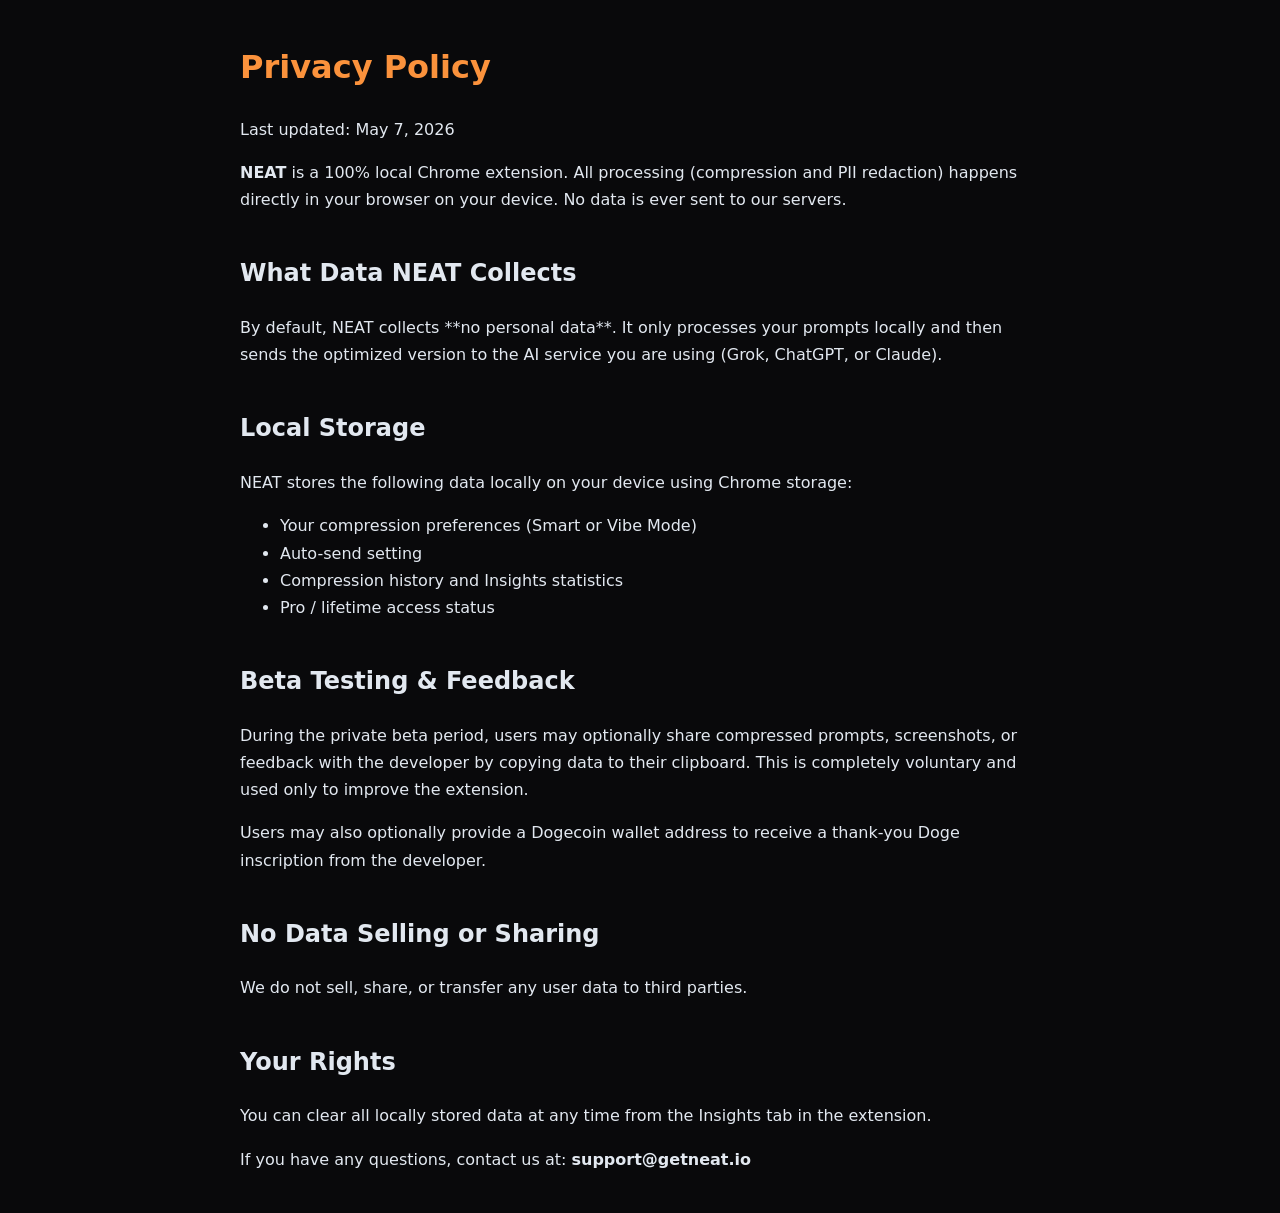
<file: privacy/index.html>
<!DOCTYPE html>
<html lang="en">
<head>
    <meta charset="UTF-8">
    <meta name="viewport" content="width=device-width, initial-scale=1.0">
    <title>Privacy Policy • NEAT</title>
    <style>
        body { font-family: 'Inter', system-ui, sans-serif; max-width: 800px; margin: 40px auto; padding: 0 20px; line-height: 1.7; color: #e2e8f0; background: #09090b; }
        h1 { color: #fb923c; }
        h2 { margin-top: 2.5rem; }
        ul { margin-bottom: 1.5rem; }
    </style>
</head>
<body>

<h1>Privacy Policy</h1>
<p>Last updated: May 7, 2026</p>

<p><strong>NEAT</strong> is a 100% local Chrome extension. All processing (compression and PII redaction) happens directly in your browser on your device. No data is ever sent to our servers.</p>

<h2>What Data NEAT Collects</h2>
<p>By default, NEAT collects **no personal data**. It only processes your prompts locally and then sends the optimized version to the AI service you are using (Grok, ChatGPT, or Claude).</p>

<h2>Local Storage</h2>
<p>NEAT stores the following data locally on your device using Chrome storage:</p>
<ul>
    <li>Your compression preferences (Smart or Vibe Mode)</li>
    <li>Auto-send setting</li>
    <li>Compression history and Insights statistics</li>
    <li>Pro / lifetime access status</li>
</ul>

<h2>Beta Testing & Feedback</h2>
<p>During the private beta period, users may optionally share compressed prompts, screenshots, or feedback with the developer by copying data to their clipboard. This is completely voluntary and used only to improve the extension.</p>

<p>Users may also optionally provide a Dogecoin wallet address to receive a thank-you Doge inscription from the developer.</p>

<h2>No Data Selling or Sharing</h2>
<p>We do not sell, share, or transfer any user data to third parties.</p>

<h2>Your Rights</h2>
<p>You can clear all locally stored data at any time from the Insights tab in the extension.</p>

<p>If you have any questions, contact us at: <strong>support@getneat.io</strong></p>

</body>
</html>
</file>
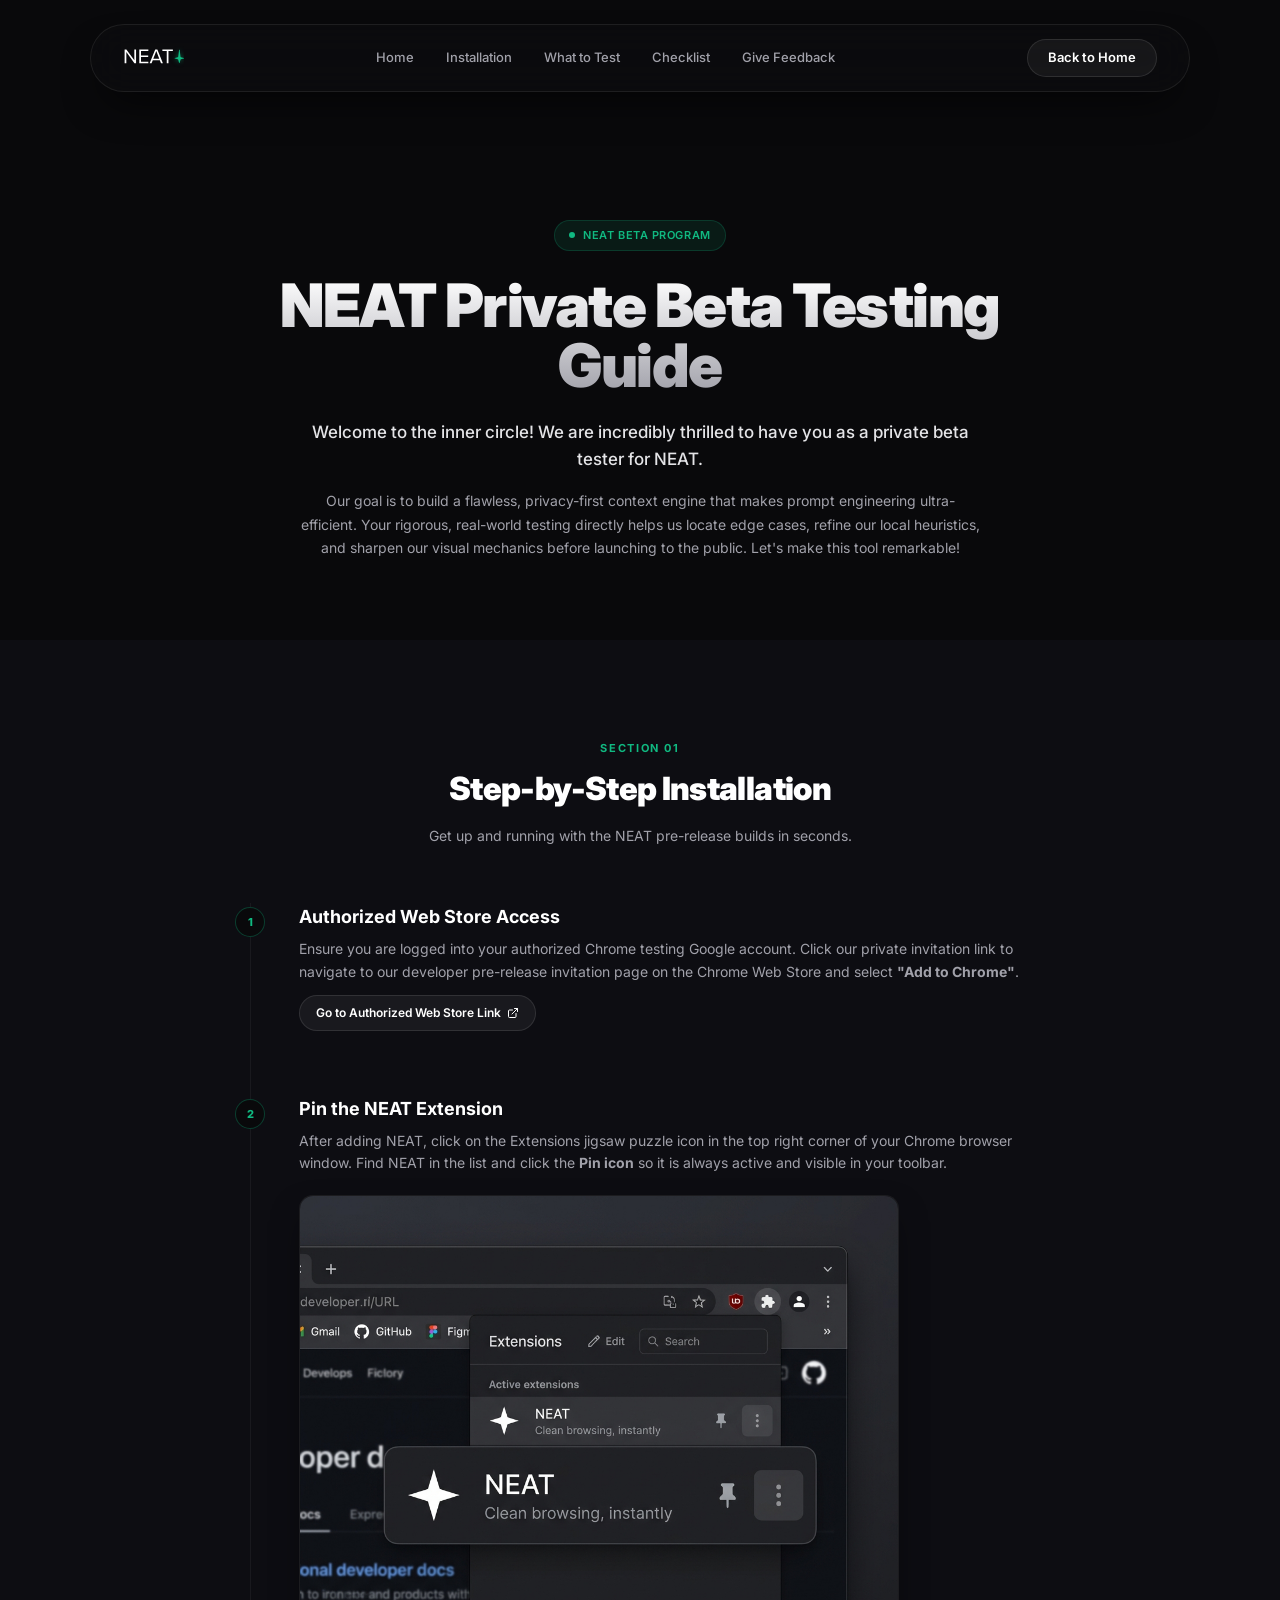
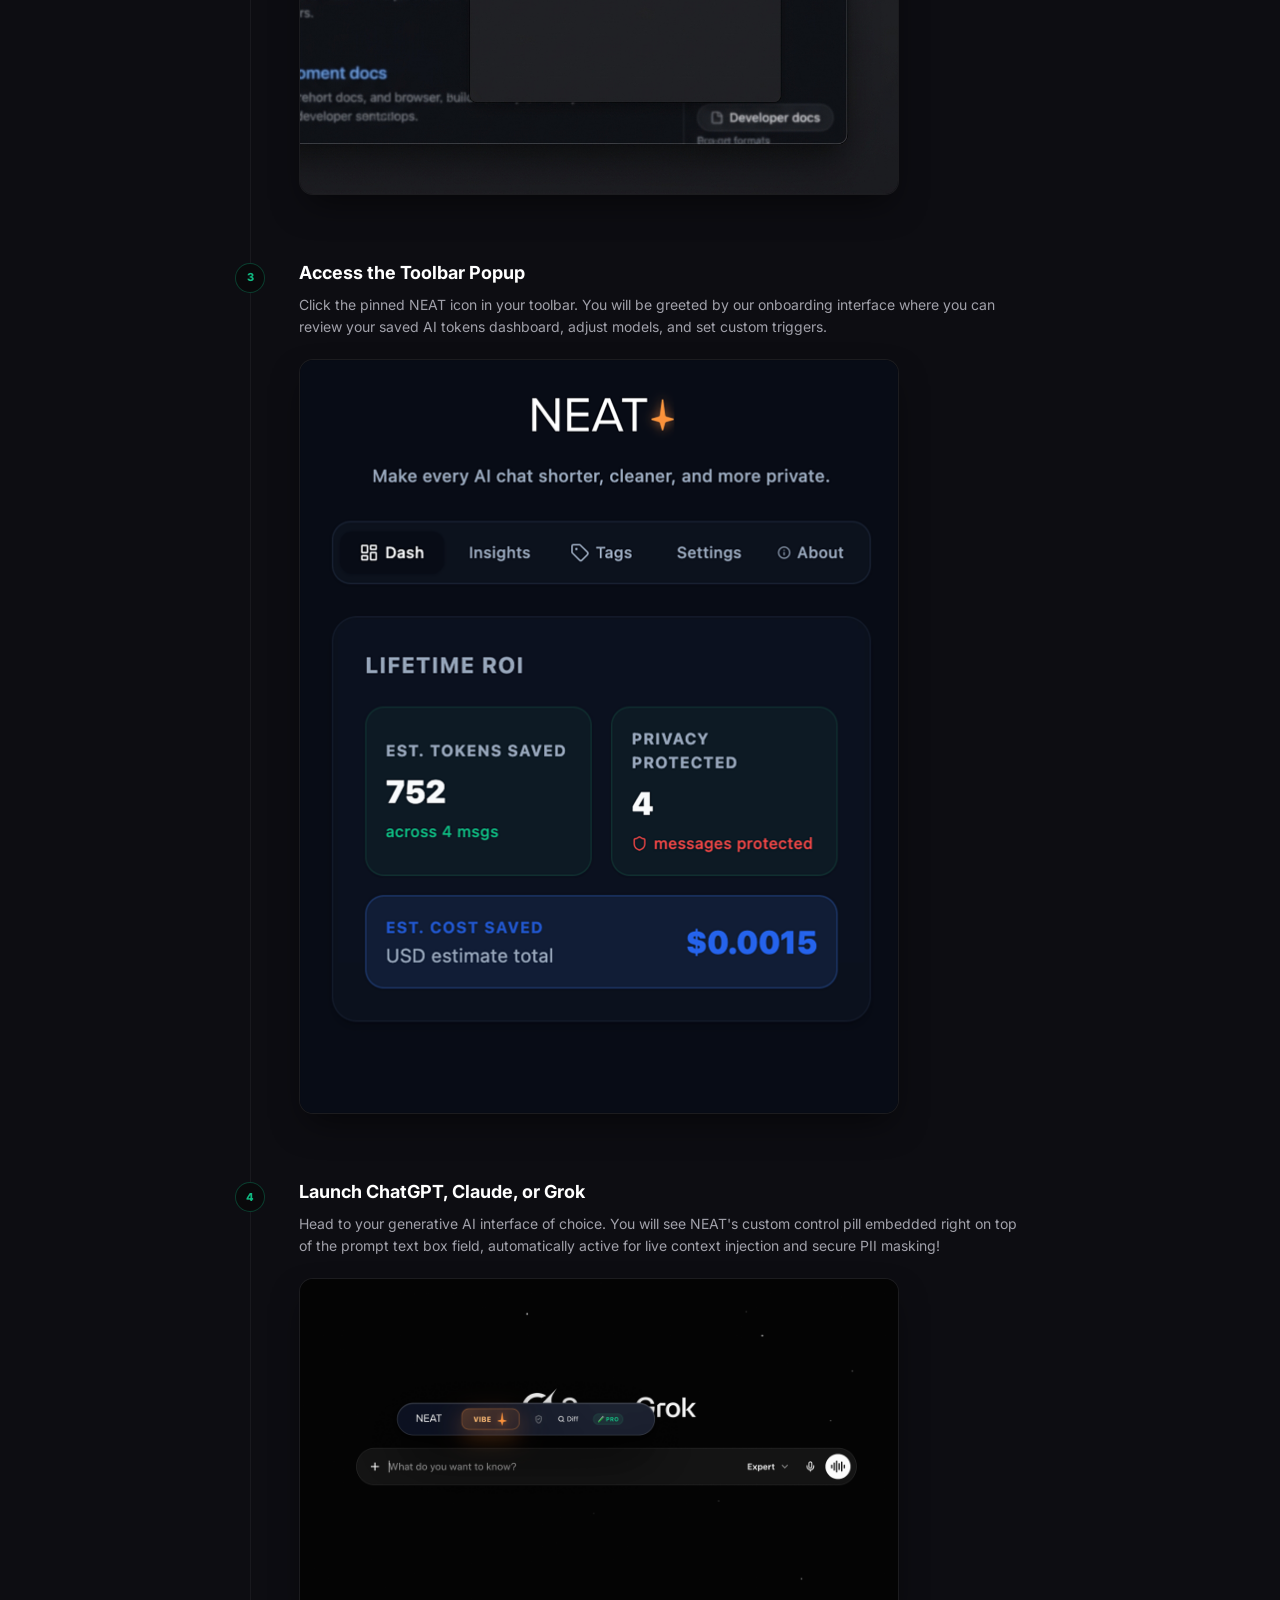
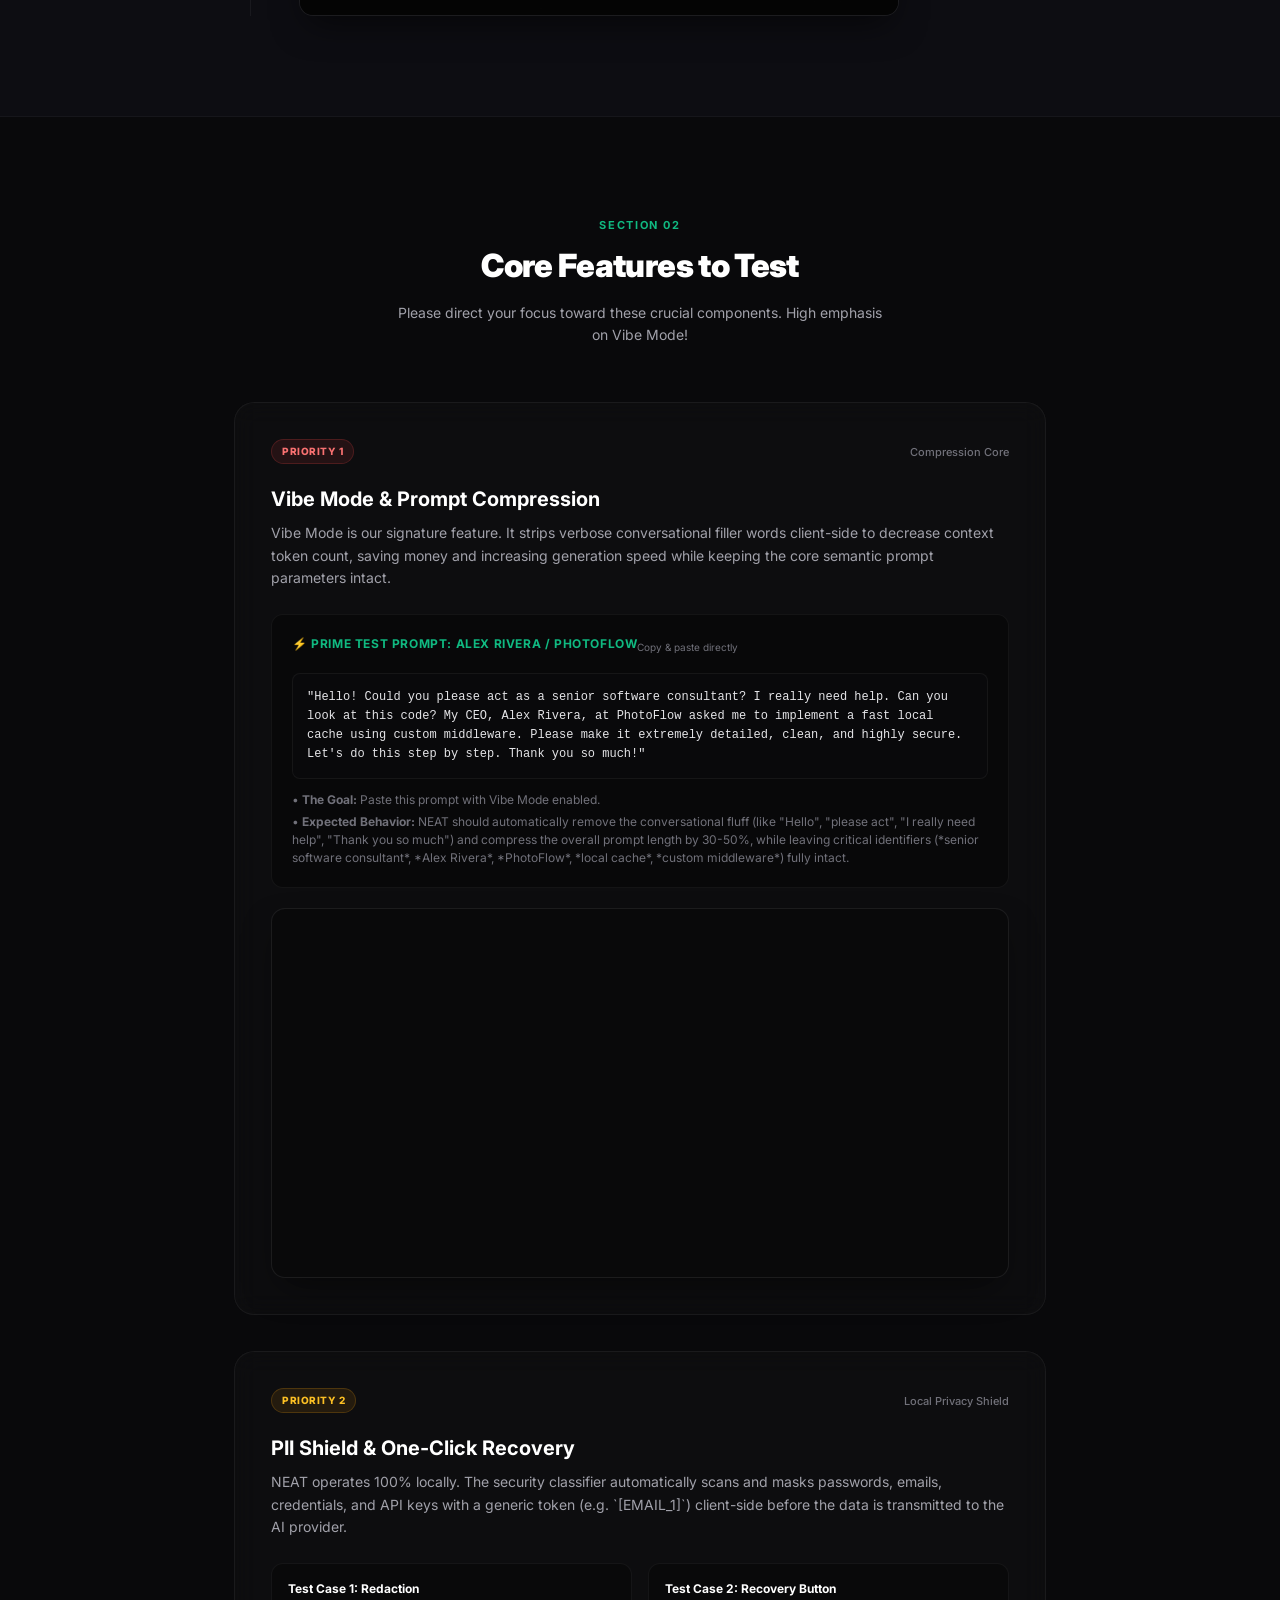
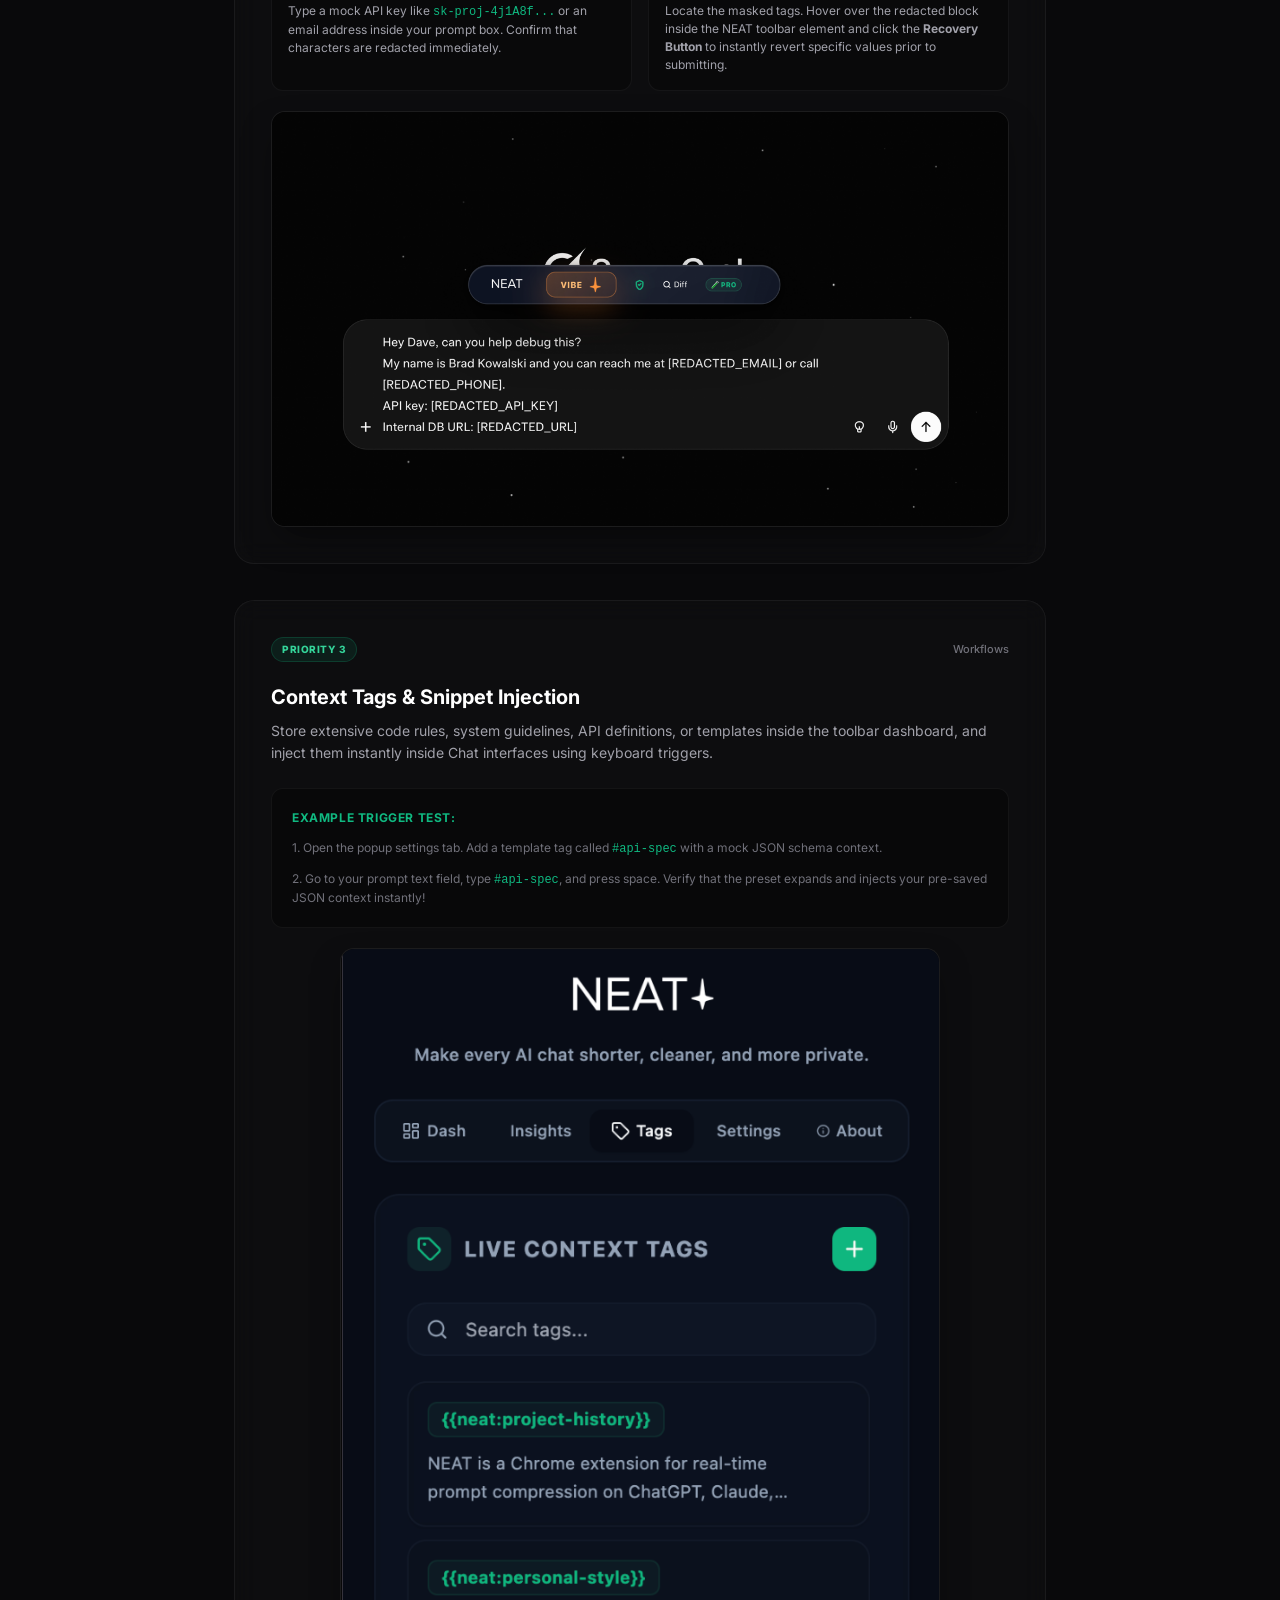
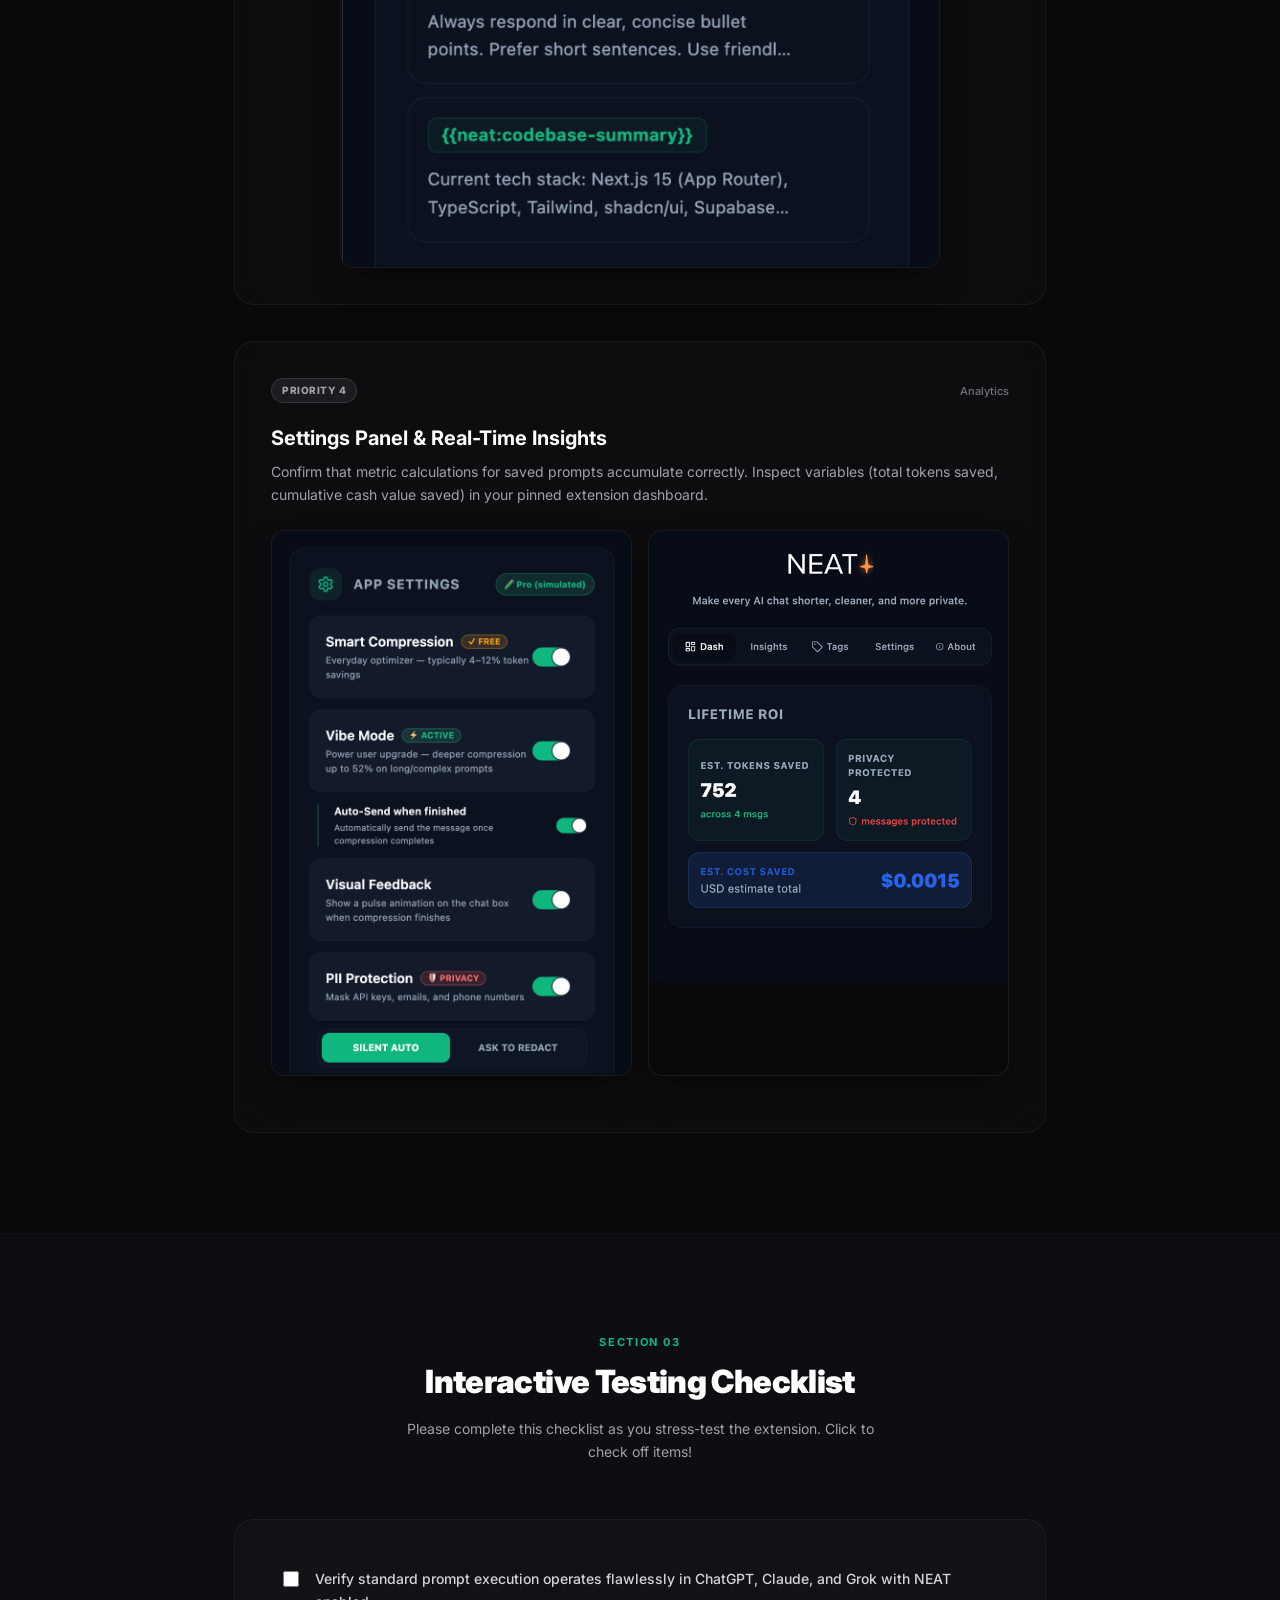
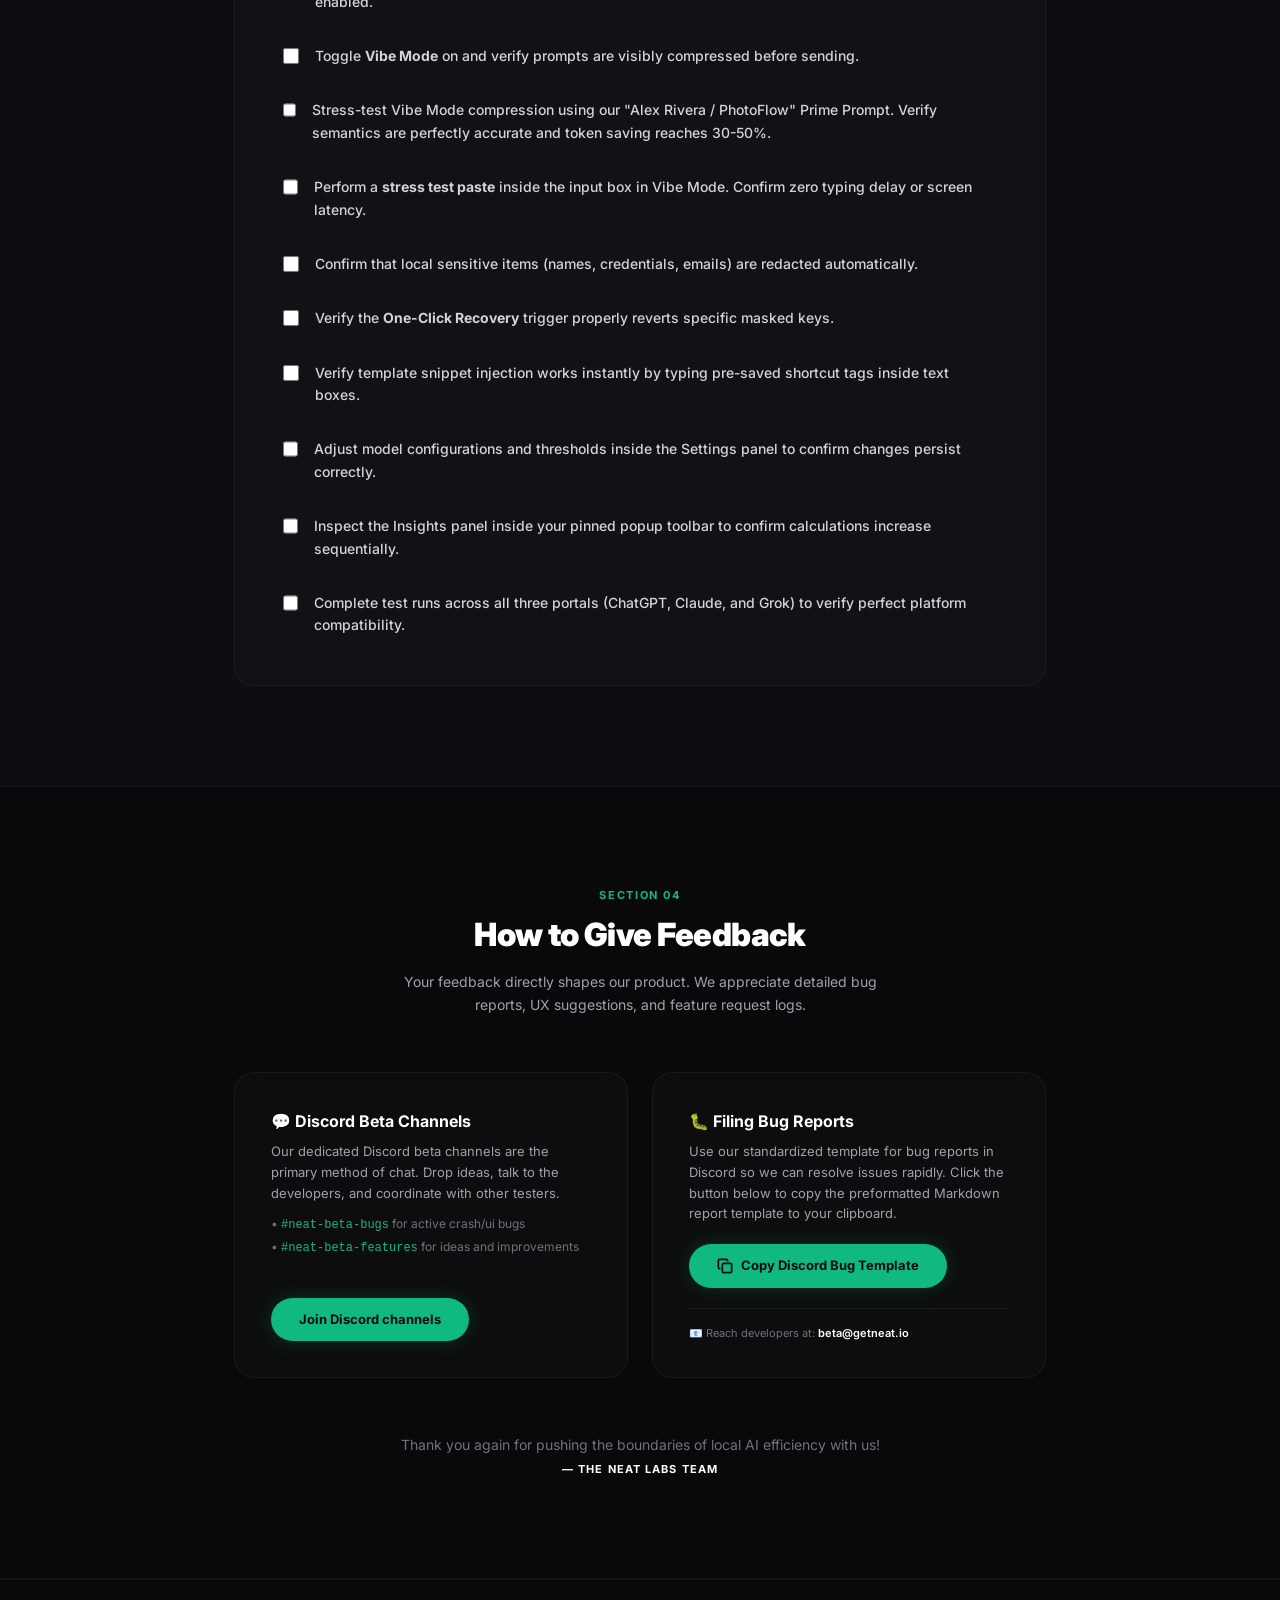
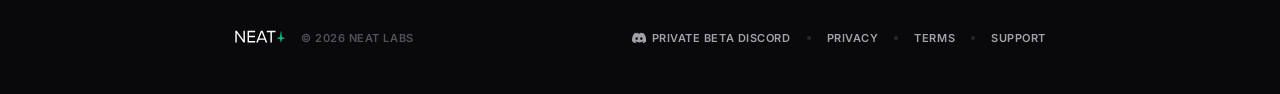
<file: testing-guide.html>
<!DOCTYPE html>
<html lang="en" class="scroll-smooth">
<head>
    <!-- Google Tag Manager -->
    <script>(function(w,d,s,l,i){w[l]=w[l]||[];w[l].push({'gtm.start':
    new Date().getTime(),event:'gtm.js'});var f=d.getElementsByTagName(s)[0],
    j=d.createElement(s),dl=l!='dataLayer'?'&l='+l:'';j.async=true;j.src=
    'https://www.googletagmanager.com/gtm.js?id='+i+dl;f.parentNode.insertBefore(j,f);
    })(window,document,'script','dataLayer','GTM-KDM588NT');</script>
    <!-- End Google Tag Manager -->
    
    <meta charset="UTF-8">
    <meta name="viewport" content="width=device-width, initial-scale=1.0">
    <title>NEAT — Private Beta Testing Guide</title>
    <meta name="description" content="Welcome to the NEAT Private Beta Testing Guide. Follow these steps to install, test, and provide feedback on our local prompt compression & PII redaction Chrome extension.">
    <link rel="icon" type="image/svg+xml" href="assets/favicon.svg">
    
    <!-- Tailwind CSS (Purged build) -->
    <link rel="stylesheet" href="./style.css">
    
    <!-- Typography -->
    <link rel="preconnect" href="https://fonts.googleapis.com">
    <link rel="preconnect" href="https://fonts.gstatic.com" crossorigin>
    <link href="https://fonts.googleapis.com/css2?family=Inter:wght@400;500;600;700;800;900&display=swap" rel="stylesheet">
    
    <!-- Bulletproof local CSS stylesheet to ensure 100% perfect styling and layout, bypassing purged Tailwind classes -->
    <style>
        :root {
            --vibe-teal: #10B981;
            --bg-obsidian: #09090b;
        }

        body {
            font-family: 'Inter', sans-serif;
            background-color: var(--bg-obsidian);
            color: #ffffff;
            -webkit-font-smoothing: antialiased;
            overflow-x: hidden;
        }

        /* 100% centering for the floating nav bar */
        .glass-navbar {
            position: fixed !important;
            top: 0 !important;
            left: 50% !important;
            transform: translateX(-50%) !important;
            z-index: 1000 !important;
            width: 90% !important;
            max-width: 1100px !important;
            margin-top: 24px !important;
            background: rgba(15, 15, 18, 0.4) !important;
            backdrop-filter: blur(20px) !important;
            -webkit-backdrop-filter: blur(20px) !important;
            border: 1px solid rgba(255, 255, 255, 0.08) !important;
            border-radius: 9999px !important;
            display: flex !important;
            align-items: center !important;
            justify-content: space-between !important;
            padding: 14px 32px !important;
            box-shadow: 0 20px 40px -15px rgba(0, 0, 0, 0.7) !important;
        }

        /* Spacious Padding Top on the Hero Section to completely fix navigation overlap */
        .guide-hero-section {
            position: relative !important;
            padding-top: 220px !important; /* Guaranteed clearance of navigation */
            padding-bottom: 80px !important;
            text-align: center !important;
            z-index: 10 !important;
        }

        .guide-container {
            max-width: 860px !important;
            margin: 0 auto !important;
            padding-left: 24px !important;
            padding-right: 24px !important;
            width: 100% !important;
        }

        .text-gradient {
            background: linear-gradient(180deg, #FFFFFF 0%, #A1A1AA 100%) !important;
            -webkit-background-clip: text !important;
            -webkit-text-fill-color: transparent !important;
        }

        .star-glow {
            filter: drop-shadow(0 0 10px rgba(16, 185, 129, 0.5));
        }

        /* Section layout */
        .guide-section {
            padding: 100px 0 !important; /* Extra breathing room */
            border-bottom: 1px solid rgba(255, 255, 255, 0.04) !important;
        }

        .section-header {
            text-align: center !important;
            margin-bottom: 56px !important;
        }

        .section-tag {
            color: #10B981 !important;
            font-size: 11px !important;
            font-weight: 700 !important;
            text-transform: uppercase !important;
            letter-spacing: 0.15em !important;
            margin-bottom: 8px !important;
            display: block !important;
        }

        .section-title {
            font-size: 32px !important;
            font-weight: 900 !important;
            letter-spacing: -0.02em !important;
            color: #ffffff !important;
            margin-bottom: 12px !important;
        }

        .section-desc {
            color: #a1a1aa !important;
            font-size: 14px !important;
            max-width: 500px !important;
            margin: 0 auto !important;
            line-height: 1.6 !important;
        }

        /* Clean, subtle hero badge (replacing cheap full-width banner) */
        .hero-badge {
            display: inline-flex !important;
            align-items: center !important;
            gap: 8px !important;
            padding: 6px 14px !important;
            background: rgba(16, 185, 129, 0.1) !important;
            border: 1px solid rgba(16, 185, 129, 0.2) !important;
            color: #10B981 !important;
            border-radius: 9999px !important;
            font-size: 11px !important;
            font-weight: 600 !important;
            margin-bottom: 24px !important;
            text-transform: uppercase !important;
            letter-spacing: 0.05em !important;
            width: fit-content !important;
            margin-left: auto !important;
            margin-right: auto !important;
        }

        .badge-dot {
            width: 6px !important;
            height: 6px !important;
            background-color: #10B981 !important;
            border-radius: 50% !important;
            display: inline-block !important;
            animation: pulse 2s infinite;
        }

        @keyframes pulse {
            0% { transform: scale(0.95); opacity: 0.5; }
            50% { transform: scale(1.1); opacity: 1; }
            100% { transform: scale(0.95); opacity: 0.5; }
        }

        /* Highly elegant vertical timeline steps (No clunky pills or overlays) */
        .timeline-wrapper {
            position: relative !important;
            padding-left: 48px !important;
            border-left: 1px solid rgba(255, 255, 255, 0.05) !important;
            margin-left: 16px !important;
            margin-top: 32px !important;
        }

        .timeline-step {
            position: relative !important;
            margin-bottom: 64px !important;
        }

        .timeline-step:last-child {
            margin-bottom: 0 !important;
        }

        /* Bullet number rests perfectly aligned on the line, preventing all overlapping */
        .timeline-bullet {
            position: absolute !important;
            left: -64px !important; /* Exactly aligned with the center of the vertical axis */
            top: 4px !important;
            width: 30px !important;
            height: 30px !important;
            background-color: var(--bg-obsidian) !important;
            border: 1.5px solid rgba(16, 185, 129, 0.3) !important;
            border-radius: 50% !important;
            color: #10B981 !important;
            font-size: 11px !important;
            font-weight: 800 !important;
            display: flex !important;
            align-items: center !important;
            justify-content: center !important;
            z-index: 2 !important;
        }

        .step-heading {
            font-size: 18px !important;
            font-weight: 700 !important;
            color: #ffffff !important;
            margin-bottom: 8px !important;
        }

        .step-body {
            color: #a1a1aa !important;
            font-size: 14px !important;
            line-height: 1.6 !important;
            max-width: 720px !important;
        }

        /* Premium dashboard mockup boxes */
        .placeholder-image {
            background: radial-gradient(circle at center, rgba(16, 185, 129, 0.05) 0%, rgba(255, 255, 255, 0.01) 100%) !important;
            border: 1.5px dashed rgba(16, 185, 129, 0.15) !important;
            border-radius: 12px !important;
            padding: 24px !important;
            margin-top: 16px !important;
            text-align: center !important;
            transition: all 0.3s ease !important;
            display: flex !important;
            flex-direction: column !important;
            align-items: center !important;
            justify-content: center !important;
        }

        .placeholder-image:hover {
            border-color: rgba(16, 185, 129, 0.35) !important;
            background: radial-gradient(circle at center, rgba(16, 185, 129, 0.08) 0%, rgba(255, 255, 255, 0.02) 100%) !important;
        }

        .placeholder-title {
            font-size: 12px !important;
            font-weight: 700 !important;
            color: #e4e4e7 !important;
            margin-bottom: 4px !important;
        }

        .placeholder-sub {
            font-size: 10px !important;
            color: #71717a !important;
        }

        /* Premium Media/Image Containers */
        .premium-media-container {
            margin-top: 20px !important;
            border-radius: 14px !important;
            overflow: hidden !important;
            border: 1px solid rgba(255, 255, 255, 0.08) !important;
            background: rgba(0, 0, 0, 0.3) !important;
            box-shadow: 0 15px 35px -10px rgba(0, 0, 0, 0.6) !important;
            transition: all 0.4s cubic-bezier(0.16, 1, 0.3, 1) !important;
            width: 100% !important;
            max-width: 600px !important;
        }
        .premium-media-container:hover {
            border-color: rgba(16, 185, 129, 0.25) !important;
            box-shadow: 0 20px 40px -8px rgba(16, 185, 129, 0.08) !important;
            transform: translateY(-2px) !important;
        }
        .premium-media-container img, .premium-media-container video {
            width: 100% !important;
            height: auto !important;
            display: block !important;
            transition: all 0.4s cubic-bezier(0.16, 1, 0.3, 1) !important;
        }

        /* Core Features Grid styling with consistent Glassmorphism */
        .feature-stack {
            display: flex !important;
            flex-direction: column !important;
            gap: 36px !important;
        }

        .feature-card {
            background: rgba(255, 255, 255, 0.02) !important;
            border: 1px solid rgba(255, 255, 255, 0.05) !important;
            backdrop-filter: blur(12px) !important;
            -webkit-backdrop-filter: blur(12px) !important;
            border-radius: 20px !important;
            padding: 36px !important;
            transition: all 0.3s ease !important;
        }

        .feature-card:hover {
            border-color: rgba(16, 185, 129, 0.2) !important;
            background: rgba(255, 255, 255, 0.03) !important;
            transform: translateY(-2px) !important;
        }

        .card-top {
            display: flex !important;
            align-items: center !important;
            justify-content: space-between !important;
            margin-bottom: 20px !important;
        }

        .priority-badge {
            font-size: 10px !important;
            font-weight: 800 !important;
            text-transform: uppercase !important;
            letter-spacing: 0.05em !important;
            padding: 4px 10px !important;
            border-radius: 9999px !important;
        }

        .priority-1 { background: rgba(239, 68, 68, 0.1) !important; border: 1px solid rgba(239, 68, 68, 0.2) !important; color: #F87171 !important; }
        .priority-2 { background: rgba(245, 158, 11, 0.1) !important; border: 1px solid rgba(245, 158, 11, 0.2) !important; color: #FBBF24 !important; }
        .priority-3 { background: rgba(16, 185, 129, 0.1) !important; border: 1px solid rgba(16, 185, 129, 0.2) !important; color: #34D399 !important; }
        .priority-4 { background: rgba(113, 113, 122, 0.15) !important; border: 1px solid rgba(113, 113, 122, 0.3) !important; color: #A1A1AA !important; }

        .card-label {
            font-size: 11px !important;
            color: #71717a !important;
            font-weight: 500 !important;
        }

        .card-title {
            font-size: 20px !important;
            font-weight: 700 !important;
            color: #ffffff !important;
            margin-bottom: 8px !important;
        }

        .card-text {
            color: #a1a1aa !important;
            font-size: 14px !important;
            line-height: 1.6 !important;
            margin-bottom: 24px !important;
        }

        /* Prime Test Prompt layout */
        .prime-prompt-box {
            background: rgba(0, 0, 0, 0.4) !important;
            border: 1px solid rgba(255, 255, 255, 0.05) !important;
            border-radius: 12px !important;
            padding: 20px !important;
            margin-bottom: 20px !important;
        }

        .prime-prompt-title {
            font-size: 12px !important;
            font-weight: 700 !important;
            color: #10B981 !important;
            text-transform: uppercase !important;
            letter-spacing: 0.05em !important;
            margin-bottom: 8px !important;
            display: block !important;
        }

        .prime-prompt-content {
            font-family: monospace !important;
            font-size: 12px !important;
            color: #e4e4e7 !important;
            line-height: 1.6 !important;
            background: #09090b !important;
            padding: 14px !important;
            border-radius: 8px !important;
            border: 1px solid rgba(255, 255, 255, 0.05) !important;
            user-select: all !important;
            display: block !important;
        }

        .prime-prompt-test-rules {
            font-size: 12px !important;
            color: #71717a !important;
            margin-top: 12px !important;
            line-height: 1.5 !important;
        }

        .test-case-grid {
            display: grid !important;
            grid-template-columns: 1fr !important;
            gap: 16px !important;
            margin-bottom: 20px !important;
        }

        @media (min-width: 640px) {
            .test-case-grid {
                grid-template-columns: 1fr 1fr !important;
            }
        }

        .test-case-item {
            background: rgba(0, 0, 0, 0.3) !important;
            border: 1px solid rgba(255, 255, 255, 0.05) !important;
            padding: 16px !important;
            border-radius: 12px !important;
        }

        .test-case-item-title {
            font-size: 12px !important;
            font-weight: 700 !important;
            color: #ffffff !important;
            margin-bottom: 4px !important;
            display: block !important;
        }

        .test-case-item-desc {
            font-size: 12px !important;
            color: #a1a1aa !important;
            line-height: 1.5 !important;
        }

        /* Interactive checklist container styles */
        .checklist-card {
            background: rgba(255, 255, 255, 0.02) !important;
            border: 1px solid rgba(255, 255, 255, 0.05) !important;
            backdrop-filter: blur(12px) !important;
            -webkit-backdrop-filter: blur(12px) !important;
            border-radius: 20px !important;
            padding: 36px !important;
        }

        .checklist-row {
            display: flex !important;
            align-items: flex-start !important;
            gap: 16px !important;
            padding: 12px !important;
            border-radius: 8px !important;
            transition: background 0.2s ease !important;
            cursor: pointer !important;
            user-select: none !important;
        }

        .checklist-row:hover {
            background: rgba(255, 255, 255, 0.03) !important;
        }

        .checklist-checkbox {
            margin-top: 3px !important;
            width: 16px !important;
            height: 16px !important;
            accent-color: #10B981 !important;
        }

        .checklist-text {
            font-size: 14px !important;
            color: #d4d4d8 !important;
            line-height: 1.6 !important;
            font-weight: 500 !important;
        }

        /* Feedback Grid layout */
        .feedback-grid {
            display: grid !important;
            grid-template-columns: 1fr !important;
            gap: 24px !important;
            text-align: left !important;
        }

        @media (min-width: 768px) {
            .feedback-grid {
                grid-template-columns: 1fr 1fr !important;
            }
        }

        .feedback-card {
            background: rgba(255, 255, 255, 0.02) !important;
            border: 1px solid rgba(255, 255, 255, 0.05) !important;
            backdrop-filter: blur(12px) !important;
            -webkit-backdrop-filter: blur(12px) !important;
            border-radius: 20px !important;
            padding: 36px !important;
            display: flex !important;
            flex-direction: column !important;
            justify-content: space-between !important;
        }

        .discord-button {
            display: inline-flex !important;
            align-items: center !important;
            justify-content: center !important;
            padding: 12px 28px !important;
            background: #10B981 !important;
            color: #09090b !important;
            font-weight: 700 !important;
            font-size: 13px !important;
            border-radius: 9999px !important;
            transition: all 0.3s ease !important;
            box-shadow: 0 0 20px rgba(16, 185, 129, 0.2) !important;
            width: fit-content !important;
        }

        .discord-button:hover {
            background: #059669 !important;
            box-shadow: 0 0 30px rgba(16, 185, 129, 0.4) !important;
            transform: translateY(-2px) !important;
        }

        /* Simple general scrollbar styling */
        ::-webkit-scrollbar { width: 6px; }
        ::-webkit-scrollbar-track { background: var(--bg-obsidian); }
        ::-webkit-scrollbar-thumb { background: #27272a; border-radius: 10px; }

        /* Sync structural spacing for footer */
        .neat-footer-container {
            max-width: 1100px !important;
            margin: 0 auto !important;
            display: flex !important;
            flex-direction: column !important;
            justify-content: space-between !important;
            align-items: center !important;
            gap: 24px !important;
        }
        @media (min-width: 768px) {
            .neat-footer-container {
                flex-direction: row !important;
                gap: 0 !important;
            }
        }
        .neat-footer-logo-block {
            display: flex !important;
            align-items: center !important;
            gap: 16px !important;
        }
        .neat-footer-logo {
            height: 20px !important;
            width: auto !important;
        }
        .neat-footer-copyright {
            font-size: 11px !important;
            color: #52525b !important;
            font-weight: 600 !important;
            letter-spacing: 0.05em !important;
        }
        .neat-footer-links {
            display: flex !important;
            align-items: center !important;
            flex-wrap: wrap !important;
            justify-content: center !important;
            gap: 16px !important;
        }
        .neat-footer-link-item {
            font-size: 11px !important;
            color: #a1a1aa !important;
            font-weight: 600 !important;
            text-transform: uppercase !important;
            letter-spacing: 0.05em !important;
            transition: color 0.2s ease !important;
            display: inline-flex !important;
            align-items: center !important;
            gap: 6px !important;
        }
        .neat-footer-link-item:hover {
            color: #10B981 !important;
        }
        .neat-footer-dot {
            width: 4px !important;
            height: 4px !important;
            background-color: #27272a !important;
            border-radius: 50% !important;
            display: none !important;
        }
        @media (min-width: 640px) {
            .neat-footer-dot {
                display: inline-block !important;
            }
        }
    </style>
</head>
<body class="selection:bg-emerald-500/30 selection:text-white">
    <!-- Google Tag Manager (noscript) -->
    <noscript><iframe src="https://www.googletagmanager.com/ns.html?id=GTM-KDM588NT"
    height="0" width="0" style="display:none;visibility:hidden"></iframe></noscript>
    <!-- End Google Tag Manager (noscript) -->

    <!-- Navigation Header (With centering class fixed-navbar) -->
    <nav class="glass-navbar">
        <div class="flex items-center">
            <a href="index.html" class="text-white font-bold tracking-widest uppercase text-sm flex items-center gap-2">
                <svg xmlns="http://www.w3.org/2000/svg" viewBox="0 0 212.142 83.375" style="height: 24px !important; width: auto !important; display: block !important;">
                    <path d="M196.906,14.221l2.8,22.344c.142,1.132.955,2.066,2.056,2.362l9.559,2.574c1.095.295,1.095,1.848,0,2.142l-9.82,2.644c-.966.26-1.721,1.015-1.981,1.981l-2.644,9.82c-.295,1.095-1.848,1.095-2.142,0l-2.644-9.82c-.26-.966-1.015-1.721-1.981-1.981l-9.82-2.644c-1.095-.295-1.095-1.848,0-2.142l9.559-2.574c1.102-.297,1.914-1.23,2.056-2.362l2.8-22.344c.162-1.295,2.039-1.295,2.201,0Z" fill="#10B981" class="star-glow"/>
                    <g fill="currentColor">
                        <path d="M11.593,21.236v38.739h-5.976V11.947h6.12l27.65,37.947V11.947h5.977v48.028h-5.76L11.593,21.236Z" />
                        <path d="M56.592,11.947h31.466v5.329h-25.49v15.481h24.986v5.328h-24.986v16.562h25.49v5.329h-31.466V11.947Z" />
                        <path d="M127.801,49.319h-24.338l-4.249,10.657h-6.625l19.298-48.028h7.417l19.37,48.028h-6.624l-4.249-10.657ZM105.191,43.99h20.81l-10.369-26.714-10.441,26.714Z" />
                        <path d="M151.992,17.276h-15.192v-5.329h36.435v5.329h-15.266v42.7h-5.977V17.276Z" />
                    </g>
                </svg>
            </a>
        </div>
        
        <div style="display: flex; gap: 32px; font-size: 13px; font-weight: 500; color: #a1a1aa;">
            <a href="index.html" style="color: inherit; text-decoration: none;" class="hover:text-white transition-colors">Home</a>
            <a href="#installation" style="color: inherit; text-decoration: none;" class="hover:text-white transition-colors">Installation</a>
            <a href="#what-to-test" style="color: inherit; text-decoration: none;" class="hover:text-white transition-colors">What to Test</a>
            <a href="#checklist" style="color: inherit; text-decoration: none;" class="hover:text-white transition-colors">Checklist</a>
            <a href="#feedback" style="color: inherit; text-decoration: none;" class="hover:text-white transition-colors">Give Feedback</a>
        </div>

        <a href="index.html" style="text-decoration: none; padding: 8px 20px; background: rgba(255,255,255,0.05); border: 1px solid rgba(255,255,255,0.1); color: #ffffff; border-radius: 9999px; font-size: 13px; font-weight: 600;" class="hover:bg-white/10 transition-colors">
            Back to Home
        </a>
    </nav>

    <!-- Hero Section -->
    <section class="guide-hero-section">
        <div class="absolute top-[-10%] left-[20%] w-[600px] h-[600px] rounded-full bg-emerald-500/5 blur-[120px] pointer-events-none"></div>
        
        <div class="guide-container">
            <!-- Modern premium badge integrated into hero (replacing discolored top capsule banner) -->
            <div class="hero-badge">
                <span class="badge-dot"></span>
                NEAT Beta Program
            </div>
            
            <h1 class="text-4xl md:text-6xl font-black tracking-tight mb-6 leading-tight text-gradient">
                NEAT Private Beta Testing Guide
            </h1>
            
            <div style="max-width: 680px; margin: 0 auto;" class="space-y-4">
                <p style="font-size: 17px; color: #e4e4e7; font-weight: 500; line-height: 1.6;">
                    Welcome to the inner circle! We are incredibly thrilled to have you as a private beta tester for NEAT.
                </p>
                <p style="font-size: 14px; color: #a1a1aa; line-height: 1.7;">
                    Our goal is to build a flawless, privacy-first context engine that makes prompt engineering ultra-efficient. Your rigorous, real-world testing directly helps us locate edge cases, refine our local heuristics, and sharpen our visual mechanics before launching to the public. Let's make this tool remarkable!
                </p>
            </div>
        </div>
    </section>

    <!-- Step-by-Step Installation Section -->
    <section id="installation" class="guide-section bg-[#0d0d12]">
        <div class="guide-container">
            <div class="section-header">
                <span class="section-tag">Section 01</span>
                <h2 class="section-title">Step-by-Step Installation</h2>
                <p class="section-desc">Get up and running with the NEAT pre-release builds in seconds.</p>
            </div>

            <!-- Sleek Minimalistic Vertical Timeline (Highly elegant custom CSS) -->
            <div class="timeline-wrapper">
                
                <!-- Step 1 -->
                <div class="timeline-step">
                    <div class="timeline-bullet">1</div>
                    <div class="timeline-content">
                        <h3 class="step-heading">Authorized Web Store Access</h3>
                        <p class="step-body">
                            Ensure you are logged into your authorized Chrome testing Google account. Click our private invitation link to navigate to our developer pre-release invitation page on the Chrome Web Store and select <strong>"Add to Chrome"</strong>.
                        </p>
                        <div style="margin-top: 12px;">
                            <a href="https://chromewebstore.google.com/detail/neat/jmbpocllnhlijgpjgfighlgebbngglmb" target="_blank" rel="noopener noreferrer" style="text-decoration: none; display: inline-flex; align-items: center; gap: 6px; padding: 8px 16px; background: rgba(255,255,255,0.05); border: 1px solid rgba(255,255,255,0.1); color: #ffffff; border-radius: 9999px; font-size: 12px; font-weight: 600;" class="hover:bg-white/10 transition-all">
                                Go to Authorized Web Store Link
                                <svg xmlns="http://www.w3.org/2000/svg" width="12" height="12" viewBox="0 0 24 24" fill="none" stroke="currentColor" stroke-width="2" stroke-linecap="round" stroke-linejoin="round"><path d="M15 3h6v6"/><path d="M10 14 21 3"/><path d="M18 13v6a2 2 0 0 1-2 2H5a2 2 0 0 1-2-2V8a2 2 0 0 1 2-2h6"/></svg>
                            </a>
                        </div>
                    </div>
                </div>

                <!-- Step 2 -->
                <div class="timeline-step">
                    <div class="timeline-bullet">2</div>
                    <div class="timeline-content">
                        <h3 class="step-heading">Pin the NEAT Extension</h3>
                        <p class="step-body">
                            After adding NEAT, click on the Extensions jigsaw puzzle icon in the top right corner of your Chrome browser window. Find NEAT in the list and click the <strong>Pin icon</strong> so it is always active and visible in your toolbar.
                        </p>
                        <!-- Pinned Extension Mockup -->
                        <div class="premium-media-container">
                            <img src="assets/pin-extension-dark.png" alt="Chrome extensions bar pinning NEAT">
                        </div>
                    </div>
                </div>

                <!-- Step 3 -->
                <div class="timeline-step">
                    <div class="timeline-bullet">3</div>
                    <div class="timeline-content">
                        <h3 class="step-heading">Access the Toolbar Popup</h3>
                        <p class="step-body">
                            Click the pinned NEAT icon in your toolbar. You will be greeted by our onboarding interface where you can review your saved AI tokens dashboard, adjust models, and set custom triggers.
                        </p>
                        <!-- Pinned popup Dashboard visual -->
                        <div class="premium-media-container">
                            <img src="assets/hero-dashboard.png" alt="NEAT toolbar onboarding interface dashboard">
                        </div>
                    </div>
                </div>

                <!-- Step 4 -->
                <div class="timeline-step">
                    <div class="timeline-bullet">4</div>
                    <div class="timeline-content">
                        <h3 class="step-heading">Launch ChatGPT, Claude, or Grok</h3>
                        <p class="step-body">
                            Head to your generative AI interface of choice. You will see NEAT's custom control pill embedded right on top of the prompt text box field, automatically active for live context injection and secure PII masking!
                        </p>
                        <!-- Prompt embed active toolbar visual -->
                        <div class="premium-media-container">
                            <img src="assets/workflow-01-unified-control.png" alt="NEAT prompt toolbar controller active in ChatGPT">
                        </div>
                    </div>
                </div>

            </div>
        </div>
    </section>

    <!-- What to Test Section -->
    <section id="what-to-test" class="guide-section">
        <div class="guide-container">
            <div class="section-header">
                <span class="section-tag">Section 02</span>
                <h2 class="section-title">Core Features to Test</h2>
                <p class="section-desc">Please direct your focus toward these crucial components. High emphasis on Vibe Mode!</p>
            </div>

            <div class="feature-stack">
                <!-- Priority 1: Vibe Mode -->
                <div class="feature-card">
                    <div class="card-top">
                        <span class="priority-badge priority-1">Priority 1</span>
                        <span class="card-label">Compression Core</span>
                    </div>
                    
                    <h3 class="card-title">Vibe Mode & Prompt Compression</h3>
                    <p class="card-text">
                        Vibe Mode is our signature feature. It strips verbose conversational filler words client-side to decrease context token count, saving money and increasing generation speed while keeping the core semantic prompt parameters intact.
                    </p>

                    <!-- Prime Test Prompt Box -->
                    <div class="prime-prompt-box">
                        <div style="display: flex; justify-content: justify-between; align-items: center; margin-bottom: 12px;">
                            <span class="prime-prompt-title">⚡ Prime Test Prompt: Alex Rivera / PhotoFlow</span>
                            <span style="font-size: 10px; color: #71717a;">Copy & paste directly</span>
                        </div>
                        <span class="prime-prompt-content">
                            "Hello! Could you please act as a senior software consultant? I really need help. Can you look at this code? My CEO, Alex Rivera, at PhotoFlow asked me to implement a fast local cache using custom middleware. Please make it extremely detailed, clean, and highly secure. Let's do this step by step. Thank you so much!"
                        </span>
                        <div class="prime-prompt-test-rules">
                            <p>• <strong>The Goal:</strong> Paste this prompt with Vibe Mode enabled.</p>
                            <p style="margin-top: 4px;">• <strong>Expected Behavior:</strong> NEAT should automatically remove the conversational fluff (like "Hello", "please act", "I really need help", "Thank you so much") and compress the overall prompt length by 30-50%, while leaving critical identifiers (*senior software consultant*, *Alex Rivera*, *PhotoFlow*, *local cache*, *custom middleware*) fully intact.</p>
                        </div>
                    </div>

                    <!-- Vibe Mode Demo Video -->
                    <div class="premium-media-container" style="max-width: 100% !important;">
                        <video src="assets/live-optimization-loop.mp4" autoplay loop muted playsinline></video>
                    </div>
                </div>

                <!-- Priority 2: PII Shield -->
                <div class="feature-card">
                    <div class="card-top">
                        <span class="priority-badge priority-2">Priority 2</span>
                        <span class="card-label">Local Privacy Shield</span>
                    </div>
                    
                    <h3 class="card-title">PII Shield & One-Click Recovery</h3>
                    <p class="card-text">
                        NEAT operates 100% locally. The security classifier automatically scans and masks passwords, emails, credentials, and API keys with a generic token (e.g. `[EMAIL_1]`) client-side before the data is transmitted to the AI provider.
                    </p>

                    <div class="test-case-grid">
                        <div class="test-case-item">
                            <span class="test-case-item-title">Test Case 1: Redaction</span>
                            <p class="test-case-item-desc">Type a mock API key like <code style="color: #10B981; font-family: monospace;">sk-proj-4j1A8f...</code> or an email address inside your prompt box. Confirm that characters are redacted immediately.</p>
                        </div>
                        <div class="test-case-item">
                            <span class="test-case-item-title">Test Case 2: Recovery Button</span>
                            <p class="test-case-item-desc">Locate the masked tags. Hover over the redacted block inside the NEAT toolbar element and click the <strong>Recovery Button</strong> to instantly revert specific values prior to submitting.</p>
                        </div>
                    </div>

                    <!-- PII Shield Active Visual -->
                    <div class="premium-media-container" style="max-width: 100% !important;">
                        <img src="assets/workflow-03-privacy-recovery.png" alt="PII Shield Active & Live Token Masking">
                    </div>
                </div>

                <!-- Priority 3: Tags & Injection -->
                <div class="feature-card">
                    <div class="card-top">
                        <span class="priority-badge priority-3">Priority 3</span>
                        <span class="card-label">Workflows</span>
                    </div>
                    
                    <h3 class="card-title">Context Tags & Snippet Injection</h3>
                    <p class="card-text">
                        Store extensive code rules, system guidelines, API definitions, or templates inside the toolbar dashboard, and inject them instantly inside Chat interfaces using keyboard triggers.
                    </p>

                    <div class="prime-prompt-box">
                        <span class="prime-prompt-title">Example Trigger Test:</span>
                        <p class="prime-prompt-test-rules" style="margin-top: 4px; font-size: 13px;">
                            1. Open the popup settings tab. Add a template tag called <code style="color: #10B981; font-family: monospace;">#api-spec</code> with a mock JSON schema context.
                        </p>
                        <p class="prime-prompt-test-rules" style="margin-top: 6px; font-size: 13px;">
                            2. Go to your prompt text field, type <code style="color: #10B981; font-family: monospace;">#api-spec</code>, and press space. Verify that the preset expands and injects your pre-saved JSON context instantly!
                        </p>
                    </div>

                    <!-- Context Tags Dashboard visual -->
                    <div class="premium-media-container" style="margin-left: auto !important; margin-right: auto !important;">
                        <img src="assets/screenshot-dash-final-ultimate.png" alt="NEAT+ Context Tags Dashboard">
                    </div>
                </div>

                <!-- Priority 4: Settings & Metrics -->
                <div class="feature-card">
                    <div class="card-top">
                        <span class="priority-badge priority-4">Priority 4</span>
                        <span class="card-label">Analytics</span>
                    </div>
                    
                    <h3 class="card-title">Settings Panel & Real-Time Insights</h3>
                    <p class="card-text">
                        Confirm that metric calculations for saved prompts accumulate correctly. Inspect variables (total tokens saved, cumulative cash value saved) in your pinned extension dashboard.
                    </p>

                    <div class="test-case-grid">
                        <div class="premium-media-container" style="margin-top: 0 !important; max-width: 100% !important;">
                            <img src="assets/screenshot-settings-vertical.png" alt="Granular Settings Control Panel">
                        </div>
                        <div class="premium-media-container" style="margin-top: 0 !important; max-width: 100% !important;">
                            <img src="assets/hero-dashboard.png" alt="NEAT Real-Time Insights Dashboard">
                        </div>
                    </div>
                </div>
            </div>
        </div>
    </section>

    <!-- Interactive Detailed Testing Checklist -->
    <section id="checklist" class="guide-section bg-[#0d0d12]">
        <div class="guide-container">
            <div class="section-header">
                <span class="section-tag">Section 03</span>
                <h2 class="section-title">Interactive Testing Checklist</h2>
                <p class="section-desc">Please complete this checklist as you stress-test the extension. Click to check off items!</p>
            </div>

            <div class="checklist-card">
                <div style="display: flex; flex-direction: column; gap: 8px;">
                    
                    <label class="checklist-row">
                        <input type="checkbox" class="checklist-checkbox">
                        <span class="checklist-text">Verify standard prompt execution operates flawlessly in ChatGPT, Claude, and Grok with NEAT enabled.</span>
                    </label>
                    
                    <label class="checklist-row">
                        <input type="checkbox" class="checklist-checkbox">
                        <span class="checklist-text">Toggle <strong>Vibe Mode</strong> on and verify prompts are visibly compressed before sending.</span>
                    </label>

                    <label class="checklist-row">
                        <input type="checkbox" class="checklist-checkbox">
                        <span class="checklist-text">Stress-test Vibe Mode compression using our "Alex Rivera / PhotoFlow" Prime Prompt. Verify semantics are perfectly accurate and token saving reaches 30-50%.</span>
                    </label>

                    <label class="checklist-row">
                        <input type="checkbox" class="checklist-checkbox">
                        <span class="checklist-text">Perform a <strong>stress test paste</strong> inside the input box in Vibe Mode. Confirm zero typing delay or screen latency.</span>
                    </label>

                    <label class="checklist-row">
                        <input type="checkbox" class="checklist-checkbox">
                        <span class="checklist-text">Confirm that local sensitive items (names, credentials, emails) are redacted automatically.</span>
                    </label>

                    <label class="checklist-row">
                        <input type="checkbox" class="checklist-checkbox">
                        <span class="checklist-text">Verify the <strong>One-Click Recovery</strong> trigger properly reverts specific masked keys.</span>
                    </label>

                    <label class="checklist-row">
                        <input type="checkbox" class="checklist-checkbox">
                        <span class="checklist-text">Verify template snippet injection works instantly by typing pre-saved shortcut tags inside text boxes.</span>
                    </label>

                    <label class="checklist-row">
                        <input type="checkbox" class="checklist-checkbox">
                        <span class="checklist-text">Adjust model configurations and thresholds inside the Settings panel to confirm changes persist correctly.</span>
                    </label>

                    <label class="checklist-row">
                        <input type="checkbox" class="checklist-checkbox">
                        <span class="checklist-text">Inspect the Insights panel inside your pinned popup toolbar to confirm calculations increase sequentially.</span>
                    </label>

                    <label class="checklist-row">
                        <input type="checkbox" class="checklist-checkbox">
                        <span class="checklist-text">Complete test runs across all three portals (ChatGPT, Claude, and Grok) to verify perfect platform compatibility.</span>
                    </label>

                </div>
            </div>
        </div>
    </section>

    <!-- How to Give Feedback -->
    <section id="feedback" class="guide-section">
        <div class="guide-container" style="text-align: center;">
            <div class="section-header">
                <span class="section-tag">Section 04</span>
                <h2 class="section-title" style="font-size: 32px !important;">How to Give Feedback</h2>
                <p class="section-desc" style="max-w: 560px !important;">Your feedback directly shapes our product. We appreciate detailed bug reports, UX suggestions, and feature request logs.</p>
            </div>

            <div class="feedback-grid">
                <div class="feedback-card">
                    <div>
                        <h3 class="step-heading" style="font-size: 16px !important;">💬 Discord Beta Channels</h3>
                        <p class="step-body" style="font-size: 13px !important; margin-bottom: 12px;">Our dedicated Discord beta channels are the primary method of chat. Drop ideas, talk to the developers, and coordinate with other testers.</p>
                        <ul style="list-style-type: none; padding-left: 0; font-size: 12px; color: #71717a; margin-bottom: 24px;">
                            <li style="margin-bottom: 4px;">• <code style="color: #10B981; font-family: monospace;">#neat-beta-bugs</code> for active crash/ui bugs</li>
                            <li>• <code style="color: #10B981; font-family: monospace;">#neat-beta-features</code> for ideas and improvements</li>
                        </ul>
                    </div>
                    <a href="https://discord.gg/eGRb3dXtmG" target="_blank" rel="noopener noreferrer" class="discord-button">
                        Join Discord channels
                    </a>
                </div>

                <div class="feedback-card" style="justify-content: flex-start;">
                    <h3 class="step-heading" style="font-size: 16px !important;">🐛 Filing Bug Reports</h3>
                    <p class="step-body" style="font-size: 13px !important; margin-bottom: 20px;">Use our standardized template for bug reports in Discord so we can resolve issues rapidly. Click the button below to copy the preformatted Markdown report template to your clipboard.</p>
                    
                    <button id="copy-bug-template-btn" class="discord-button" style="border: none; cursor: pointer; display: inline-flex; align-items: center; gap: 8px; width: 100%; margin-bottom: 20px; transition: all 0.3s cubic-bezier(0.16, 1, 0.3, 1);">
                        <svg id="copy-icon" xmlns="http://www.w3.org/2000/svg" width="16" height="16" viewBox="0 0 24 24" fill="none" stroke="currentColor" stroke-width="2.5" stroke-linecap="round" stroke-linejoin="round"><rect width="14" height="14" x="8" y="8" rx="2" ry="2"/><path d="M4 16c-1.1 0-2-.9-2-2V4c0-1.1.9-2 2-2h10c1.1 0 2 .9 2 2"/></svg>
                        <span id="copy-btn-text">Copy Discord Bug Template</span>
                    </button>

                    <div style="font-size: 11px; color: #71717a; border-top: 1px solid rgba(255,255,255,0.05); padding-top: 16px; margin-top: auto; display: flex; align-items: center; justify-content: space-between;">
                        <span>📧 Reach developers at: <span style="color: #ffffff; font-weight: 600;">beta@getneat.io</span></span>
                    </div>
                </div>
            </div>

            <div style="margin-top: 56px;">
                <p style="font-size: 14px; color: #71717a;">Thank you again for pushing the boundaries of local AI efficiency with us!</p>
                <div style="color: #ffffff; font-weight: 700; font-size: 11px; letter-spacing: 0.1em; text-transform: uppercase; margin-top: 6px;">— The NEAT Labs Team</div>
            </div>
        </div>
    </section>

    <!-- Footer -->
    <footer style="padding: 48px 0; background: #09090b; border-top: 1px solid rgba(255, 255, 255, 0.05);">
        <div class="guide-container">
            <div class="neat-footer-container">
                <div class="neat-footer-logo-block">
                    <svg id="neat-logo-full-footer" xmlns="http://www.w3.org/2000/svg" viewBox="0 0 212.142 83.375" class="neat-footer-logo">
                        <g id="neat-logo-elements-footer">
                            <path d="M196.906,14.221l2.8,22.344c.142,1.132.955,2.066,2.056,2.362l9.559,2.574c1.095.295,1.095,1.848,0,2.142l-9.82,2.644c-.966.26-1.721,1.015-1.981,1.981l-2.644,9.82c-.295,1.095-1.848,1.095-2.142,0l-2.644-9.82c-.26-.966-1.015-1.721-1.981-1.981l-9.82-2.644c-1.095-.295-1.095-1.848,0-2.142l9.559-2.574c1.102-.297,1.914-1.23,2.056-2.362l2.8-22.344c.162-1.295,2.039-1.295,2.201,0Z" fill="#10B981" />
                            <g fill="currentColor">
                                <path d="M11.593,21.236v38.739h-5.976V11.947h6.12l27.65,37.947V11.947h5.977v48.028h-5.76L11.593,21.236Z" />
                                <path d="M56.592,11.947h31.466v5.329h-25.49v15.481h24.986v5.328h-24.986v16.562h25.49v5.329h-31.466V11.947Z" />
                                <path d="M127.801,49.319h-24.338l-4.249,10.657h-6.625l19.298-48.028h7.417l19.37,48.028h-6.624l-4.249-10.657ZM105.191,43.99h20.81l-10.369-26.714-10.441,26.714Z" />
                                <path d="M151.992,17.276h-15.192v-5.329h36.435v5.329h-15.266v42.7h-5.977V17.276Z" />
                            </g>
                        </g>
                    </svg>
                    <span class="neat-footer-copyright">© 2026 NEAT LABS</span>
                </div>
                <div class="neat-footer-links">
                    <a href="https://discord.gg/eGRb3dXtmG" target="_blank" rel="noopener noreferrer" class="neat-footer-link-item">
                        <svg style="width: 14px !important; height: 14px !important; fill: currentColor !important; display: inline-block !important; vertical-align: middle !important;" viewBox="0 0 127.14 96.36" xmlns="http://www.w3.org/2000/svg">
                            <path d="M107.7,8.07A105.15,105.15,0,0,0,77.26,0a77.19,77.19,0,0,0-3.3,6.83A96.67,96.67,0,0,0,53.22,6.83,77.19,77.19,0,0,0,49.88,0,105.15,105.15,0,0,0,19.44,8.07C3.66,31.58-1.86,54.65,1,77.53A105.73,105.73,0,0,0,32,96.36a77.7,77.7,0,0,0,6.63-10.85,68.43,68.43,0,0,1-10.4-5c.87-.64,1.71-1.32,2.51-2a75.52,75.52,0,0,0,72.72,0c.8,0.68,1.64,1.36,2.51,2a68.43,68.43,0,0,1-10.4,5,77.7,77.7,0,0,0,6.63,10.85,105.73,105.73,0,0,0,31-18.83C129.07,48.74,122.58,25.92,107.7,8.07ZM42.45,65.69C36.18,65.69,31,60,31,53S36.18,40.36,42.45,40.36,53.83,46,53.83,53,48.72,65.69,42.45,65.69Zm42.24,0C78.41,65.69,73.24,60,73.24,53S78.41,40.36,84.69,40.36,96.07,46,96.07,53,91,65.69,84.69,65.69Z"/>
                        </svg>
                        <span>Private Beta Discord</span>
                    </a>
                    <span class="neat-footer-dot"></span>
                    <a href="/privacy" class="neat-footer-link-item">Privacy</a>
                    <span class="neat-footer-dot"></span>
                    <a href="#" class="neat-footer-link-item">Terms</a>
                    <span class="neat-footer-dot"></span>
                    <a href="#" class="neat-footer-link-item">Support</a>
                </div>
            </div>
        </div>
    </footer>

    <script>
        // Clipboard Bug Template Copy Utility
        const bugTemplate = `📌  **Bug Report Template**

Use this format for every bug report so we can fix things faster:

**Severity:** *( place an 'x' in the '[ ]' next to your choice. Example: [x] )*
- [ ]  🔴  Critical
- [ ]  🟠  High
- [ ]  🟡  Medium
- [ ]  🟢  Low

**Feature:** *( place an 'x' in the '[ ]' next to your choice. Example: [x] )*
- [ ] PII Shield
- [ ] Vibe ⚡ Mode
- [ ] Toolbar
- [ ] Insights
- [ ] Recovery button
- [ ] Other

**Steps to Reproduce:**
1. 
2. 
3.

**Expected vs Actual:**

**Environment:**
- Chrome version:
- OS:
- Site:
- NEAT version:

**Screenshots / Video:**
**Prompt sample (remove real PII):**`;

        const copyBtn = document.getElementById("copy-bug-template-btn");
        const copyBtnText = document.getElementById("copy-btn-text");
        const copyIcon = document.getElementById("copy-icon");

        if (copyBtn) {
            copyBtn.addEventListener("click", async () => {
                try {
                    await navigator.clipboard.writeText(bugTemplate);
                    
                    // Success state UI animation
                    copyBtn.style.background = "#10B981";
                    copyBtn.style.color = "#09090b";
                    copyBtnText.textContent = "Copied to Clipboard!";
                    copyIcon.outerHTML = `<svg id="copy-icon" xmlns="http://www.w3.org/2000/svg" width="16" height="16" viewBox="0 0 24 24" fill="none" stroke="currentColor" stroke-width="2.5" stroke-linecap="round" stroke-linejoin="round" style="stroke: #09090b;"><path d="M20 6 9 17l-5-5"/></svg>`;
                    
                    setTimeout(() => {
                        // Restore original state
                        copyBtn.style.background = "";
                        copyBtn.style.color = "";
                        const currentIcon = document.getElementById("copy-icon");
                        if (currentIcon) {
                            currentIcon.outerHTML = `<svg xmlns="http://www.w3.org/2000/svg" width="16" height="16" viewBox="0 0 24 24" fill="none" stroke="currentColor" stroke-width="2.5" stroke-linecap="round" stroke-linejoin="round" id="copy-icon"><rect width="14" height="14" x="8" y="8" rx="2" ry="2"/><path d="M4 16c-1.1 0-2-.9-2-2V4c0-1.1.9-2 2-2h10c1.1 0 2 .9 2 2"/></svg>`;
                        }
                        copyBtnText.textContent = "Copy Discord Bug Template";
                    }, 3000);
                } catch (err) {
                    console.error("Failed to copy text: ", err);
                    alert("Failed to copy template automatically. Please copy it from Discord!");
                }
            });
        }

        // Scroll Reveal Animation (subtle, high premium feeling)
        const reveals = document.querySelectorAll(".timeline-step, .feature-card, .checklist-card, .feedback-card");
        
        function reveal() {
            const windowHeight = window.innerHeight;
            reveals.forEach(element => {
                const elementTop = element.getBoundingClientRect().top;
                const elementVisible = 80;
                
                if (elementTop < windowHeight - elementVisible) {
                    element.style.opacity = "1";
                    element.style.transform = "translateY(0)";
                    element.style.transition = "all 0.6s cubic-bezier(0.16, 1, 0.3, 1)";
                }
            });
        }

        // Initialize state prior to animation to avoid flashes
        reveals.forEach(element => {
            element.style.opacity = "0";
            element.style.transform = "translateY(12px)";
        });

        window.addEventListener("scroll", reveal);
        // Trigger once immediately
        reveal();
    </script>
</body>
</html>
</file>
<file: style.css>
*, ::before, ::after {
  --tw-border-spacing-x: 0;
  --tw-border-spacing-y: 0;
  --tw-translate-x: 0;
  --tw-translate-y: 0;
  --tw-rotate: 0;
  --tw-skew-x: 0;
  --tw-skew-y: 0;
  --tw-scale-x: 1;
  --tw-scale-y: 1;
  --tw-pan-x:  ;
  --tw-pan-y:  ;
  --tw-pinch-zoom:  ;
  --tw-scroll-snap-strictness: proximity;
  --tw-gradient-from-position:  ;
  --tw-gradient-via-position:  ;
  --tw-gradient-to-position:  ;
  --tw-ordinal:  ;
  --tw-slashed-zero:  ;
  --tw-numeric-figure:  ;
  --tw-numeric-spacing:  ;
  --tw-numeric-fraction:  ;
  --tw-ring-inset:  ;
  --tw-ring-offset-width: 0px;
  --tw-ring-offset-color: #fff;
  --tw-ring-color: rgb(59 130 246 / 0.5);
  --tw-ring-offset-shadow: 0 0 #0000;
  --tw-ring-shadow: 0 0 #0000;
  --tw-shadow: 0 0 #0000;
  --tw-shadow-colored: 0 0 #0000;
  --tw-blur:  ;
  --tw-brightness:  ;
  --tw-contrast:  ;
  --tw-grayscale:  ;
  --tw-hue-rotate:  ;
  --tw-invert:  ;
  --tw-saturate:  ;
  --tw-sepia:  ;
  --tw-drop-shadow:  ;
  --tw-backdrop-blur:  ;
  --tw-backdrop-brightness:  ;
  --tw-backdrop-contrast:  ;
  --tw-backdrop-grayscale:  ;
  --tw-backdrop-hue-rotate:  ;
  --tw-backdrop-invert:  ;
  --tw-backdrop-opacity:  ;
  --tw-backdrop-saturate:  ;
  --tw-backdrop-sepia:  ;
  --tw-contain-size:  ;
  --tw-contain-layout:  ;
  --tw-contain-paint:  ;
  --tw-contain-style:  ;
}

::backdrop {
  --tw-border-spacing-x: 0;
  --tw-border-spacing-y: 0;
  --tw-translate-x: 0;
  --tw-translate-y: 0;
  --tw-rotate: 0;
  --tw-skew-x: 0;
  --tw-skew-y: 0;
  --tw-scale-x: 1;
  --tw-scale-y: 1;
  --tw-pan-x:  ;
  --tw-pan-y:  ;
  --tw-pinch-zoom:  ;
  --tw-scroll-snap-strictness: proximity;
  --tw-gradient-from-position:  ;
  --tw-gradient-via-position:  ;
  --tw-gradient-to-position:  ;
  --tw-ordinal:  ;
  --tw-slashed-zero:  ;
  --tw-numeric-figure:  ;
  --tw-numeric-spacing:  ;
  --tw-numeric-fraction:  ;
  --tw-ring-inset:  ;
  --tw-ring-offset-width: 0px;
  --tw-ring-offset-color: #fff;
  --tw-ring-color: rgb(59 130 246 / 0.5);
  --tw-ring-offset-shadow: 0 0 #0000;
  --tw-ring-shadow: 0 0 #0000;
  --tw-shadow: 0 0 #0000;
  --tw-shadow-colored: 0 0 #0000;
  --tw-blur:  ;
  --tw-brightness:  ;
  --tw-contrast:  ;
  --tw-grayscale:  ;
  --tw-hue-rotate:  ;
  --tw-invert:  ;
  --tw-saturate:  ;
  --tw-sepia:  ;
  --tw-drop-shadow:  ;
  --tw-backdrop-blur:  ;
  --tw-backdrop-brightness:  ;
  --tw-backdrop-contrast:  ;
  --tw-backdrop-grayscale:  ;
  --tw-backdrop-hue-rotate:  ;
  --tw-backdrop-invert:  ;
  --tw-backdrop-opacity:  ;
  --tw-backdrop-saturate:  ;
  --tw-backdrop-sepia:  ;
  --tw-contain-size:  ;
  --tw-contain-layout:  ;
  --tw-contain-paint:  ;
  --tw-contain-style:  ;
}

/*
! tailwindcss v3.4.19 | MIT License | https://tailwindcss.com
*/

/*
1. Prevent padding and border from affecting element width. (https://github.com/mozdevs/cssremedy/issues/4)
2. Allow adding a border to an element by just adding a border-width. (https://github.com/tailwindcss/tailwindcss/pull/116)
*/

*,
::before,
::after {
  box-sizing: border-box;
  /* 1 */
  border-width: 0;
  /* 2 */
  border-style: solid;
  /* 2 */
  border-color: #e5e7eb;
  /* 2 */
}

::before,
::after {
  --tw-content: '';
}

/*
1. Use a consistent sensible line-height in all browsers.
2. Prevent adjustments of font size after orientation changes in iOS.
3. Use a more readable tab size.
4. Use the user's configured `sans` font-family by default.
5. Use the user's configured `sans` font-feature-settings by default.
6. Use the user's configured `sans` font-variation-settings by default.
7. Disable tap highlights on iOS
*/

html,
:host {
  line-height: 1.5;
  /* 1 */
  -webkit-text-size-adjust: 100%;
  /* 2 */
  -moz-tab-size: 4;
  /* 3 */
  -o-tab-size: 4;
     tab-size: 4;
  /* 3 */
  font-family: ui-sans-serif, system-ui, sans-serif, "Apple Color Emoji", "Segoe UI Emoji", "Segoe UI Symbol", "Noto Color Emoji";
  /* 4 */
  font-feature-settings: normal;
  /* 5 */
  font-variation-settings: normal;
  /* 6 */
  -webkit-tap-highlight-color: transparent;
  /* 7 */
}

/*
1. Remove the margin in all browsers.
2. Inherit line-height from `html` so users can set them as a class directly on the `html` element.
*/

body {
  margin: 0;
  /* 1 */
  line-height: inherit;
  /* 2 */
}

/*
1. Add the correct height in Firefox.
2. Correct the inheritance of border color in Firefox. (https://bugzilla.mozilla.org/show_bug.cgi?id=190655)
3. Ensure horizontal rules are visible by default.
*/

hr {
  height: 0;
  /* 1 */
  color: inherit;
  /* 2 */
  border-top-width: 1px;
  /* 3 */
}

/*
Add the correct text decoration in Chrome, Edge, and Safari.
*/

abbr:where([title]) {
  -webkit-text-decoration: underline dotted;
          text-decoration: underline dotted;
}

/*
Remove the default font size and weight for headings.
*/

h1,
h2,
h3,
h4,
h5,
h6 {
  font-size: inherit;
  font-weight: inherit;
}

/*
Reset links to optimize for opt-in styling instead of opt-out.
*/

a {
  color: inherit;
  text-decoration: inherit;
}

/*
Add the correct font weight in Edge and Safari.
*/

b,
strong {
  font-weight: bolder;
}

/*
1. Use the user's configured `mono` font-family by default.
2. Use the user's configured `mono` font-feature-settings by default.
3. Use the user's configured `mono` font-variation-settings by default.
4. Correct the odd `em` font sizing in all browsers.
*/

code,
kbd,
samp,
pre {
  font-family: ui-monospace, SFMono-Regular, Menlo, Monaco, Consolas, "Liberation Mono", "Courier New", monospace;
  /* 1 */
  font-feature-settings: normal;
  /* 2 */
  font-variation-settings: normal;
  /* 3 */
  font-size: 1em;
  /* 4 */
}

/*
Add the correct font size in all browsers.
*/

small {
  font-size: 80%;
}

/*
Prevent `sub` and `sup` elements from affecting the line height in all browsers.
*/

sub,
sup {
  font-size: 75%;
  line-height: 0;
  position: relative;
  vertical-align: baseline;
}

sub {
  bottom: -0.25em;
}

sup {
  top: -0.5em;
}

/*
1. Remove text indentation from table contents in Chrome and Safari. (https://bugs.chromium.org/p/chromium/issues/detail?id=999088, https://bugs.webkit.org/show_bug.cgi?id=201297)
2. Correct table border color inheritance in all Chrome and Safari. (https://bugs.chromium.org/p/chromium/issues/detail?id=935729, https://bugs.webkit.org/show_bug.cgi?id=195016)
3. Remove gaps between table borders by default.
*/

table {
  text-indent: 0;
  /* 1 */
  border-color: inherit;
  /* 2 */
  border-collapse: collapse;
  /* 3 */
}

/*
1. Change the font styles in all browsers.
2. Remove the margin in Firefox and Safari.
3. Remove default padding in all browsers.
*/

button,
input,
optgroup,
select,
textarea {
  font-family: inherit;
  /* 1 */
  font-feature-settings: inherit;
  /* 1 */
  font-variation-settings: inherit;
  /* 1 */
  font-size: 100%;
  /* 1 */
  font-weight: inherit;
  /* 1 */
  line-height: inherit;
  /* 1 */
  letter-spacing: inherit;
  /* 1 */
  color: inherit;
  /* 1 */
  margin: 0;
  /* 2 */
  padding: 0;
  /* 3 */
}

/*
Remove the inheritance of text transform in Edge and Firefox.
*/

button,
select {
  text-transform: none;
}

/*
1. Correct the inability to style clickable types in iOS and Safari.
2. Remove default button styles.
*/

button,
input:where([type='button']),
input:where([type='reset']),
input:where([type='submit']) {
  -webkit-appearance: button;
  /* 1 */
  background-color: transparent;
  /* 2 */
  background-image: none;
  /* 2 */
}

/*
Use the modern Firefox focus style for all focusable elements.
*/

:-moz-focusring {
  outline: auto;
}

/*
Remove the additional `:invalid` styles in Firefox. (https://github.com/mozilla/gecko-dev/blob/2f9eacd9d3d995c937b4251a5557d95d494c9be1/layout/style/res/forms.css#L728-L737)
*/

:-moz-ui-invalid {
  box-shadow: none;
}

/*
Add the correct vertical alignment in Chrome and Firefox.
*/

progress {
  vertical-align: baseline;
}

/*
Correct the cursor style of increment and decrement buttons in Safari.
*/

::-webkit-inner-spin-button,
::-webkit-outer-spin-button {
  height: auto;
}

/*
1. Correct the odd appearance in Chrome and Safari.
2. Correct the outline style in Safari.
*/

[type='search'] {
  -webkit-appearance: textfield;
  /* 1 */
  outline-offset: -2px;
  /* 2 */
}

/*
Remove the inner padding in Chrome and Safari on macOS.
*/

::-webkit-search-decoration {
  -webkit-appearance: none;
}

/*
1. Correct the inability to style clickable types in iOS and Safari.
2. Change font properties to `inherit` in Safari.
*/

::-webkit-file-upload-button {
  -webkit-appearance: button;
  /* 1 */
  font: inherit;
  /* 2 */
}

/*
Add the correct display in Chrome and Safari.
*/

summary {
  display: list-item;
}

/*
Removes the default spacing and border for appropriate elements.
*/

blockquote,
dl,
dd,
h1,
h2,
h3,
h4,
h5,
h6,
hr,
figure,
p,
pre {
  margin: 0;
}

fieldset {
  margin: 0;
  padding: 0;
}

legend {
  padding: 0;
}

ol,
ul,
menu {
  list-style: none;
  margin: 0;
  padding: 0;
}

/*
Reset default styling for dialogs.
*/

dialog {
  padding: 0;
}

/*
Prevent resizing textareas horizontally by default.
*/

textarea {
  resize: vertical;
}

/*
1. Reset the default placeholder opacity in Firefox. (https://github.com/tailwindlabs/tailwindcss/issues/3300)
2. Set the default placeholder color to the user's configured gray 400 color.
*/

input::-moz-placeholder, textarea::-moz-placeholder {
  opacity: 1;
  /* 1 */
  color: #9ca3af;
  /* 2 */
}

input::placeholder,
textarea::placeholder {
  opacity: 1;
  /* 1 */
  color: #9ca3af;
  /* 2 */
}

/*
Set the default cursor for buttons.
*/

button,
[role="button"] {
  cursor: pointer;
}

/*
Make sure disabled buttons don't get the pointer cursor.
*/

:disabled {
  cursor: default;
}

/*
1. Make replaced elements `display: block` by default. (https://github.com/mozdevs/cssremedy/issues/14)
2. Add `vertical-align: middle` to align replaced elements more sensibly by default. (https://github.com/jensimmons/cssremedy/issues/14#issuecomment-634934210)
   This can trigger a poorly considered lint error in some tools but is included by design.
*/

img,
svg,
video,
canvas,
audio,
iframe,
embed,
object {
  display: block;
  /* 1 */
  vertical-align: middle;
  /* 2 */
}

/*
Constrain images and videos to the parent width and preserve their intrinsic aspect ratio. (https://github.com/mozdevs/cssremedy/issues/14)
*/

img,
video {
  max-width: 100%;
  height: auto;
}

/* Make elements with the HTML hidden attribute stay hidden by default */

[hidden]:where(:not([hidden="until-found"])) {
  display: none;
}

.container {
  width: 100%;
}

@media (min-width: 640px) {
  .container {
    max-width: 640px;
  }
}

@media (min-width: 768px) {
  .container {
    max-width: 768px;
  }
}

@media (min-width: 1024px) {
  .container {
    max-width: 1024px;
  }
}

@media (min-width: 1280px) {
  .container {
    max-width: 1280px;
  }
}

@media (min-width: 1536px) {
  .container {
    max-width: 1536px;
  }
}

.sr-only {
  position: absolute;
  width: 1px;
  height: 1px;
  padding: 0;
  margin: -1px;
  overflow: hidden;
  clip: rect(0, 0, 0, 0);
  white-space: nowrap;
  border-width: 0;
}

.pointer-events-none {
  pointer-events: none;
}

.fixed {
  position: fixed;
}

.absolute {
  position: absolute;
}

.relative {
  position: relative;
}

.inset-0 {
  inset: 0px;
}

.left-0 {
  left: 0px;
}

.right-0 {
  right: 0px;
}

.right-4 {
  right: 1rem;
}

.top-0 {
  top: 0px;
}

.top-4 {
  top: 1rem;
}

.z-10 {
  z-index: 10;
}

.z-\[100\] {
  z-index: 100;
}

.order-1 {
  order: 1;
}

.order-2 {
  order: 2;
}

.mx-6 {
  margin-left: 1.5rem;
  margin-right: 1.5rem;
}

.mx-auto {
  margin-left: auto;
  margin-right: auto;
}

.mb-10 {
  margin-bottom: 2.5rem;
}

.mb-12 {
  margin-bottom: 3rem;
}

.mb-16 {
  margin-bottom: 4rem;
}

.mb-2 {
  margin-bottom: 0.5rem;
}

.mb-20 {
  margin-bottom: 5rem;
}

.mb-3 {
  margin-bottom: 0.75rem;
}

.mb-4 {
  margin-bottom: 1rem;
}

.mb-6 {
  margin-bottom: 1.5rem;
}

.mb-8 {
  margin-bottom: 2rem;
}

.mt-12 {
  margin-top: 3rem;
}

.mt-16 {
  margin-top: 4rem;
}

.mt-2 {
  margin-top: 0.5rem;
}

.mt-20 {
  margin-top: 5rem;
}

.mt-6 {
  margin-top: 1.5rem;
}

.flex {
  display: flex;
}

.grid {
  display: grid;
}

.hidden {
  display: none;
}

.aspect-video {
  aspect-ratio: 16 / 9;
}

.h-1 {
  height: 0.25rem;
}

.h-10 {
  height: 2.5rem;
}

.h-16 {
  height: 4rem;
}

.h-4 {
  height: 1rem;
}

.h-5 {
  height: 1.25rem;
}

.h-full {
  height: 100%;
}

.min-h-screen {
  min-height: 100vh;
}

.w-10 {
  width: 2.5rem;
}

.w-12 {
  width: 3rem;
}

.w-\[95\%\] {
  width: 95%;
}

.w-full {
  width: 100%;
}

.max-w-2xl {
  max-width: 42rem;
}

.max-w-3xl {
  max-width: 48rem;
}

.max-w-4xl {
  max-width: 56rem;
}

.max-w-5xl {
  max-width: 64rem;
}

.max-w-6xl {
  max-width: 72rem;
}

.max-w-\[1100px\] {
  max-width: 1100px;
}

.max-w-md {
  max-width: 28rem;
}

.max-w-xl {
  max-width: 36rem;
}

.flex-1 {
  flex: 1 1 0%;
}

.scale-100 {
  --tw-scale-x: 1;
  --tw-scale-y: 1;
  transform: translate(var(--tw-translate-x), var(--tw-translate-y)) rotate(var(--tw-rotate)) skewX(var(--tw-skew-x)) skewY(var(--tw-skew-y)) scaleX(var(--tw-scale-x)) scaleY(var(--tw-scale-y));
}

.scale-95 {
  --tw-scale-x: .95;
  --tw-scale-y: .95;
  transform: translate(var(--tw-translate-x), var(--tw-translate-y)) rotate(var(--tw-rotate)) skewX(var(--tw-skew-x)) skewY(var(--tw-skew-y)) scaleX(var(--tw-scale-x)) scaleY(var(--tw-scale-y));
}

.transform {
  transform: translate(var(--tw-translate-x), var(--tw-translate-y)) rotate(var(--tw-rotate)) skewX(var(--tw-skew-x)) skewY(var(--tw-skew-y)) scaleX(var(--tw-scale-x)) scaleY(var(--tw-scale-y));
}

.cursor-pointer {
  cursor: pointer;
}

.grid-cols-1 {
  grid-template-columns: repeat(1, minmax(0, 1fr));
}

.flex-col {
  flex-direction: column;
}

.items-start {
  align-items: flex-start;
}

.items-center {
  align-items: center;
}

.justify-center {
  justify-content: center;
}

.justify-between {
  justify-content: space-between;
}

.gap-16 {
  gap: 4rem;
}

.gap-2 {
  gap: 0.5rem;
}

.gap-3 {
  gap: 0.75rem;
}

.gap-4 {
  gap: 1rem;
}

.gap-6 {
  gap: 1.5rem;
}

.gap-8 {
  gap: 2rem;
}

.space-y-24 > :not([hidden]) ~ :not([hidden]) {
  --tw-space-y-reverse: 0;
  margin-top: calc(6rem * calc(1 - var(--tw-space-y-reverse)));
  margin-bottom: calc(6rem * var(--tw-space-y-reverse));
}

.space-y-4 > :not([hidden]) ~ :not([hidden]) {
  --tw-space-y-reverse: 0;
  margin-top: calc(1rem * calc(1 - var(--tw-space-y-reverse)));
  margin-bottom: calc(1rem * var(--tw-space-y-reverse));
}

.space-y-6 > :not([hidden]) ~ :not([hidden]) {
  --tw-space-y-reverse: 0;
  margin-top: calc(1.5rem * calc(1 - var(--tw-space-y-reverse)));
  margin-bottom: calc(1.5rem * var(--tw-space-y-reverse));
}

.overflow-hidden {
  overflow: hidden;
}

.scroll-smooth {
  scroll-behavior: smooth;
}

.rounded-2xl {
  border-radius: 1rem;
}

.rounded-full {
  border-radius: 9999px;
}

.rounded-lg {
  border-radius: var(--radius);
}

.rounded-md {
  border-radius: calc(var(--radius) - 2px);
}

.rounded-xl {
  border-radius: 0.75rem;
}

.border {
  border-width: 1px;
}

.border-y {
  border-top-width: 1px;
  border-bottom-width: 1px;
}

.border-b {
  border-bottom-width: 1px;
}

.border-t {
  border-top-width: 1px;
}

.border-white\/10 {
  border-color: rgb(255 255 255 / 0.1);
}

.border-white\/5 {
  border-color: rgb(255 255 255 / 0.05);
}

.bg-\[\#09090b\] {
  --tw-bg-opacity: 1;
  background-color: rgb(9 9 11 / var(--tw-bg-opacity, 1));
}

.bg-\[\#0d0d12\] {
  --tw-bg-opacity: 1;
  background-color: rgb(13 13 18 / var(--tw-bg-opacity, 1));
}

.bg-\[\#111113\] {
  --tw-bg-opacity: 1;
  background-color: rgb(17 17 19 / var(--tw-bg-opacity, 1));
}

.bg-black\/50 {
  background-color: rgb(0 0 0 / 0.5);
}

.bg-black\/60 {
  background-color: rgb(0 0 0 / 0.6);
}

.bg-emerald-500 {
  --tw-bg-opacity: 1;
  background-color: rgb(16 185 129 / var(--tw-bg-opacity, 1));
}

.bg-emerald-500\/10 {
  background-color: rgb(16 185 129 / 0.1);
}

.bg-white {
  --tw-bg-opacity: 1;
  background-color: rgb(255 255 255 / var(--tw-bg-opacity, 1));
}

.bg-white\/5 {
  background-color: rgb(255 255 255 / 0.05);
}

.bg-gradient-to-b {
  background-image: linear-gradient(to bottom, var(--tw-gradient-stops));
}

.from-\[\#09090b\] {
  --tw-gradient-from: #09090b var(--tw-gradient-from-position);
  --tw-gradient-to: rgb(9 9 11 / 0) var(--tw-gradient-to-position);
  --tw-gradient-stops: var(--tw-gradient-from), var(--tw-gradient-to);
}

.to-\[\#0d0d12\] {
  --tw-gradient-to: #0d0d12 var(--tw-gradient-to-position);
}

.object-contain {
  -o-object-fit: contain;
     object-fit: contain;
}

.object-cover {
  -o-object-fit: cover;
     object-fit: cover;
}

.p-1 {
  padding: 0.25rem;
}

.p-2 {
  padding: 0.5rem;
}

.p-6 {
  padding: 1.5rem;
}

.p-8 {
  padding: 2rem;
}

.px-4 {
  padding-left: 1rem;
  padding-right: 1rem;
}

.px-5 {
  padding-left: 1.25rem;
  padding-right: 1.25rem;
}

.px-6 {
  padding-left: 1.5rem;
  padding-right: 1.5rem;
}

.px-8 {
  padding-left: 2rem;
  padding-right: 2rem;
}

.py-12 {
  padding-top: 3rem;
  padding-bottom: 3rem;
}

.py-2 {
  padding-top: 0.5rem;
  padding-bottom: 0.5rem;
}

.py-24 {
  padding-top: 6rem;
  padding-bottom: 6rem;
}

.py-3 {
  padding-top: 0.75rem;
  padding-bottom: 0.75rem;
}

.py-3\.5 {
  padding-top: 0.875rem;
  padding-bottom: 0.875rem;
}

.py-32 {
  padding-top: 8rem;
  padding-bottom: 8rem;
}

.pb-2 {
  padding-bottom: 0.5rem;
}

.pb-20 {
  padding-bottom: 5rem;
}

.pb-6 {
  padding-bottom: 1.5rem;
}

.pt-32 {
  padding-top: 8rem;
}

.text-left {
  text-align: left;
}

.text-center {
  text-align: center;
}

.font-mono {
  font-family: ui-monospace, SFMono-Regular, Menlo, Monaco, Consolas, "Liberation Mono", "Courier New", monospace;
}

.text-2xl {
  font-size: 1.5rem;
  line-height: 2rem;
}

.text-3xl {
  font-size: 1.875rem;
  line-height: 2.25rem;
}

.text-4xl {
  font-size: 2.25rem;
  line-height: 2.5rem;
}

.text-\[10px\] {
  font-size: 10px;
}

.text-\[11px\] {
  font-size: 11px;
}

.text-\[13px\] {
  font-size: 13px;
}

.text-base {
  font-size: 1rem;
  line-height: 1.5rem;
}

.text-lg {
  font-size: 1.125rem;
  line-height: 1.75rem;
}

.text-sm {
  font-size: 0.875rem;
  line-height: 1.25rem;
}

.text-xl {
  font-size: 1.25rem;
  line-height: 1.75rem;
}

.text-xs {
  font-size: 0.75rem;
  line-height: 1rem;
}

.font-black {
  font-weight: 900;
}

.font-bold {
  font-weight: 700;
}

.font-medium {
  font-weight: 500;
}

.font-semibold {
  font-weight: 600;
}

.uppercase {
  text-transform: uppercase;
}

.leading-relaxed {
  line-height: 1.625;
}

.leading-tight {
  line-height: 1.25;
}

.tracking-tight {
  letter-spacing: -0.025em;
}

.tracking-wider {
  letter-spacing: 0.05em;
}

.tracking-widest {
  letter-spacing: 0.1em;
}

.text-black {
  --tw-text-opacity: 1;
  color: rgb(0 0 0 / var(--tw-text-opacity, 1));
}

.text-emerald-500 {
  --tw-text-opacity: 1;
  color: rgb(16 185 129 / var(--tw-text-opacity, 1));
}

.text-emerald-500\/50 {
  color: rgb(16 185 129 / 0.5);
}

.text-white {
  --tw-text-opacity: 1;
  color: rgb(255 255 255 / var(--tw-text-opacity, 1));
}

.text-zinc-400 {
  --tw-text-opacity: 1;
  color: rgb(161 161 170 / var(--tw-text-opacity, 1));
}

.text-zinc-500 {
  --tw-text-opacity: 1;
  color: rgb(113 113 122 / var(--tw-text-opacity, 1));
}

.text-zinc-600 {
  --tw-text-opacity: 1;
  color: rgb(82 82 91 / var(--tw-text-opacity, 1));
}

.antialiased {
  -webkit-font-smoothing: antialiased;
  -moz-osx-font-smoothing: grayscale;
}

.opacity-0 {
  opacity: 0;
}

.opacity-90 {
  opacity: 0.9;
}

.opacity-95 {
  opacity: 0.95;
}

.shadow-2xl {
  --tw-shadow: 0 25px 50px -12px rgb(0 0 0 / 0.25);
  --tw-shadow-colored: 0 25px 50px -12px var(--tw-shadow-color);
  box-shadow: var(--tw-ring-offset-shadow, 0 0 #0000), var(--tw-ring-shadow, 0 0 #0000), var(--tw-shadow);
}

.shadow-lg {
  --tw-shadow: 0 10px 15px -3px rgb(0 0 0 / 0.1), 0 4px 6px -4px rgb(0 0 0 / 0.1);
  --tw-shadow-colored: 0 10px 15px -3px var(--tw-shadow-color), 0 4px 6px -4px var(--tw-shadow-color);
  box-shadow: var(--tw-ring-offset-shadow, 0 0 #0000), var(--tw-ring-shadow, 0 0 #0000), var(--tw-shadow);
}

.shadow-md {
  --tw-shadow: 0 4px 6px -1px rgb(0 0 0 / 0.1), 0 2px 4px -2px rgb(0 0 0 / 0.1);
  --tw-shadow-colored: 0 4px 6px -1px var(--tw-shadow-color), 0 2px 4px -2px var(--tw-shadow-color);
  box-shadow: var(--tw-ring-offset-shadow, 0 0 #0000), var(--tw-ring-shadow, 0 0 #0000), var(--tw-shadow);
}

.shadow-sm {
  --tw-shadow: 0 1px 2px 0 rgb(0 0 0 / 0.05);
  --tw-shadow-colored: 0 1px 2px 0 var(--tw-shadow-color);
  box-shadow: var(--tw-ring-offset-shadow, 0 0 #0000), var(--tw-ring-shadow, 0 0 #0000), var(--tw-shadow);
}

.outline-none {
  outline: 2px solid transparent;
  outline-offset: 2px;
}

.blur {
  --tw-blur: blur(8px);
  filter: var(--tw-blur) var(--tw-brightness) var(--tw-contrast) var(--tw-grayscale) var(--tw-hue-rotate) var(--tw-invert) var(--tw-saturate) var(--tw-sepia) var(--tw-drop-shadow);
}

.drop-shadow {
  --tw-drop-shadow: drop-shadow(0 1px 2px rgb(0 0 0 / 0.1)) drop-shadow(0 1px 1px rgb(0 0 0 / 0.06));
  filter: var(--tw-blur) var(--tw-brightness) var(--tw-contrast) var(--tw-grayscale) var(--tw-hue-rotate) var(--tw-invert) var(--tw-saturate) var(--tw-sepia) var(--tw-drop-shadow);
}

.filter {
  filter: var(--tw-blur) var(--tw-brightness) var(--tw-contrast) var(--tw-grayscale) var(--tw-hue-rotate) var(--tw-invert) var(--tw-saturate) var(--tw-sepia) var(--tw-drop-shadow);
}

.backdrop-blur-sm {
  --tw-backdrop-blur: blur(4px);
  backdrop-filter: var(--tw-backdrop-blur) var(--tw-backdrop-brightness) var(--tw-backdrop-contrast) var(--tw-backdrop-grayscale) var(--tw-backdrop-hue-rotate) var(--tw-backdrop-invert) var(--tw-backdrop-opacity) var(--tw-backdrop-saturate) var(--tw-backdrop-sepia);
}

.backdrop-filter {
  backdrop-filter: var(--tw-backdrop-blur) var(--tw-backdrop-brightness) var(--tw-backdrop-contrast) var(--tw-backdrop-grayscale) var(--tw-backdrop-hue-rotate) var(--tw-backdrop-invert) var(--tw-backdrop-opacity) var(--tw-backdrop-saturate) var(--tw-backdrop-sepia);
}

.transition {
  transition-property: color, background-color, border-color, text-decoration-color, fill, stroke, opacity, box-shadow, transform, filter, backdrop-filter;
  transition-timing-function: cubic-bezier(0.4, 0, 0.2, 1);
  transition-duration: 150ms;
}

.transition-all {
  transition-property: all;
  transition-timing-function: cubic-bezier(0.4, 0, 0.2, 1);
  transition-duration: 150ms;
}

.transition-colors {
  transition-property: color, background-color, border-color, text-decoration-color, fill, stroke;
  transition-timing-function: cubic-bezier(0.4, 0, 0.2, 1);
  transition-duration: 150ms;
}

.transition-opacity {
  transition-property: opacity;
  transition-timing-function: cubic-bezier(0.4, 0, 0.2, 1);
  transition-duration: 150ms;
}

.duration-300 {
  transition-duration: 300ms;
}

.ease-in-out {
  transition-timing-function: cubic-bezier(0.4, 0, 0.2, 1);
}

@keyframes enter {
  from {
    opacity: var(--tw-enter-opacity, 1);
    transform: translate3d(var(--tw-enter-translate-x, 0), var(--tw-enter-translate-y, 0), 0) scale3d(var(--tw-enter-scale, 1), var(--tw-enter-scale, 1), var(--tw-enter-scale, 1)) rotate(var(--tw-enter-rotate, 0));
  }
}

@keyframes exit {
  to {
    opacity: var(--tw-exit-opacity, 1);
    transform: translate3d(var(--tw-exit-translate-x, 0), var(--tw-exit-translate-y, 0), 0) scale3d(var(--tw-exit-scale, 1), var(--tw-exit-scale, 1), var(--tw-exit-scale, 1)) rotate(var(--tw-exit-rotate, 0));
  }
}

.duration-300 {
  animation-duration: 300ms;
}

.ease-in-out {
  animation-timing-function: cubic-bezier(0.4, 0, 0.2, 1);
}

.selection\:bg-emerald-500\/30 *::-moz-selection {
  background-color: rgb(16 185 129 / 0.3);
}

.selection\:bg-emerald-500\/30 *::selection {
  background-color: rgb(16 185 129 / 0.3);
}

.selection\:text-white *::-moz-selection {
  --tw-text-opacity: 1;
  color: rgb(255 255 255 / var(--tw-text-opacity, 1));
}

.selection\:text-white *::selection {
  --tw-text-opacity: 1;
  color: rgb(255 255 255 / var(--tw-text-opacity, 1));
}

.selection\:bg-emerald-500\/30::-moz-selection {
  background-color: rgb(16 185 129 / 0.3);
}

.selection\:bg-emerald-500\/30::selection {
  background-color: rgb(16 185 129 / 0.3);
}

.selection\:text-white::-moz-selection {
  --tw-text-opacity: 1;
  color: rgb(255 255 255 / var(--tw-text-opacity, 1));
}

.selection\:text-white::selection {
  --tw-text-opacity: 1;
  color: rgb(255 255 255 / var(--tw-text-opacity, 1));
}

.placeholder\:text-zinc-600::-moz-placeholder {
  --tw-text-opacity: 1;
  color: rgb(82 82 91 / var(--tw-text-opacity, 1));
}

.placeholder\:text-zinc-600::placeholder {
  --tw-text-opacity: 1;
  color: rgb(82 82 91 / var(--tw-text-opacity, 1));
}

.hover\:border-emerald-500\/30:hover {
  border-color: rgb(16 185 129 / 0.3);
}

.hover\:bg-emerald-400:hover {
  --tw-bg-opacity: 1;
  background-color: rgb(52 211 153 / var(--tw-bg-opacity, 1));
}

.hover\:bg-emerald-500:hover {
  --tw-bg-opacity: 1;
  background-color: rgb(16 185 129 / var(--tw-bg-opacity, 1));
}

.hover\:bg-white\/10:hover {
  background-color: rgb(255 255 255 / 0.1);
}

.hover\:text-white:hover {
  --tw-text-opacity: 1;
  color: rgb(255 255 255 / var(--tw-text-opacity, 1));
}

.hover\:text-zinc-400:hover {
  --tw-text-opacity: 1;
  color: rgb(161 161 170 / var(--tw-text-opacity, 1));
}

.hover\:opacity-100:hover {
  opacity: 1;
}

.focus\:border-emerald-500\/50:focus {
  border-color: rgb(16 185 129 / 0.5);
}

.active\:scale-95:active {
  --tw-scale-x: .95;
  --tw-scale-y: .95;
  transform: translate(var(--tw-translate-x), var(--tw-translate-y)) rotate(var(--tw-rotate)) skewX(var(--tw-skew-x)) skewY(var(--tw-skew-y)) scaleX(var(--tw-scale-x)) scaleY(var(--tw-scale-y));
}

.group:hover .group-hover\:opacity-100 {
  opacity: 1;
}

@media (min-width: 640px) {
  .sm\:w-auto {
    width: auto;
  }

  .sm\:flex-row {
    flex-direction: row;
  }
}

@media (min-width: 768px) {
  .md\:order-1 {
    order: 1;
  }

  .md\:order-2 {
    order: 2;
  }

  .md\:flex {
    display: flex;
  }

  .md\:w-auto {
    width: auto;
  }

  .md\:grid-cols-2 {
    grid-template-columns: repeat(2, minmax(0, 1fr));
  }

  .md\:flex-row {
    flex-direction: row;
  }

  .md\:p-10 {
    padding: 2.5rem;
  }

  .md\:text-left {
    text-align: left;
  }

  .md\:text-3xl {
    font-size: 1.875rem;
    line-height: 2.25rem;
  }

  .md\:text-4xl {
    font-size: 2.25rem;
    line-height: 2.5rem;
  }

  .md\:text-5xl {
    font-size: 3rem;
    line-height: 1;
  }

  .md\:text-6xl {
    font-size: 3.75rem;
    line-height: 1;
  }

  .md\:text-base {
    font-size: 1rem;
    line-height: 1.5rem;
  }

  .md\:text-lg {
    font-size: 1.125rem;
    line-height: 1.75rem;
  }
}
</file>
